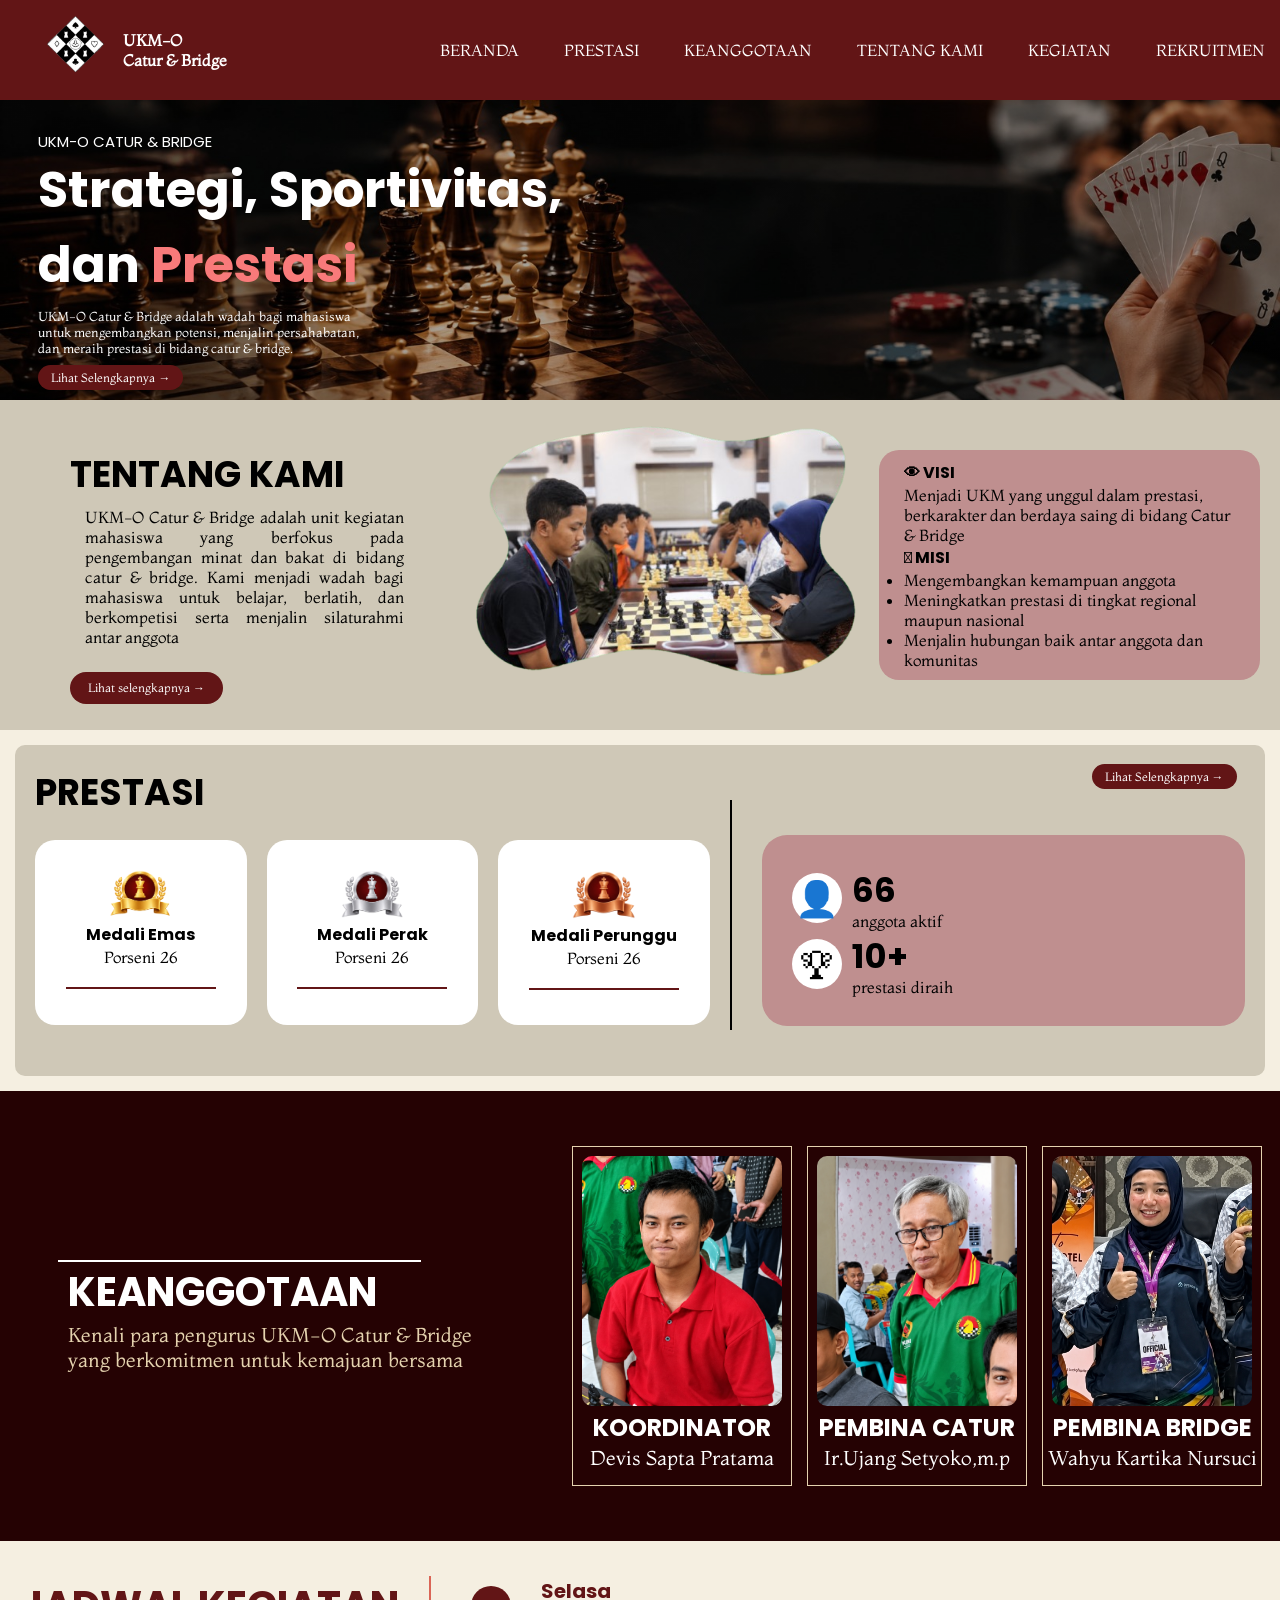
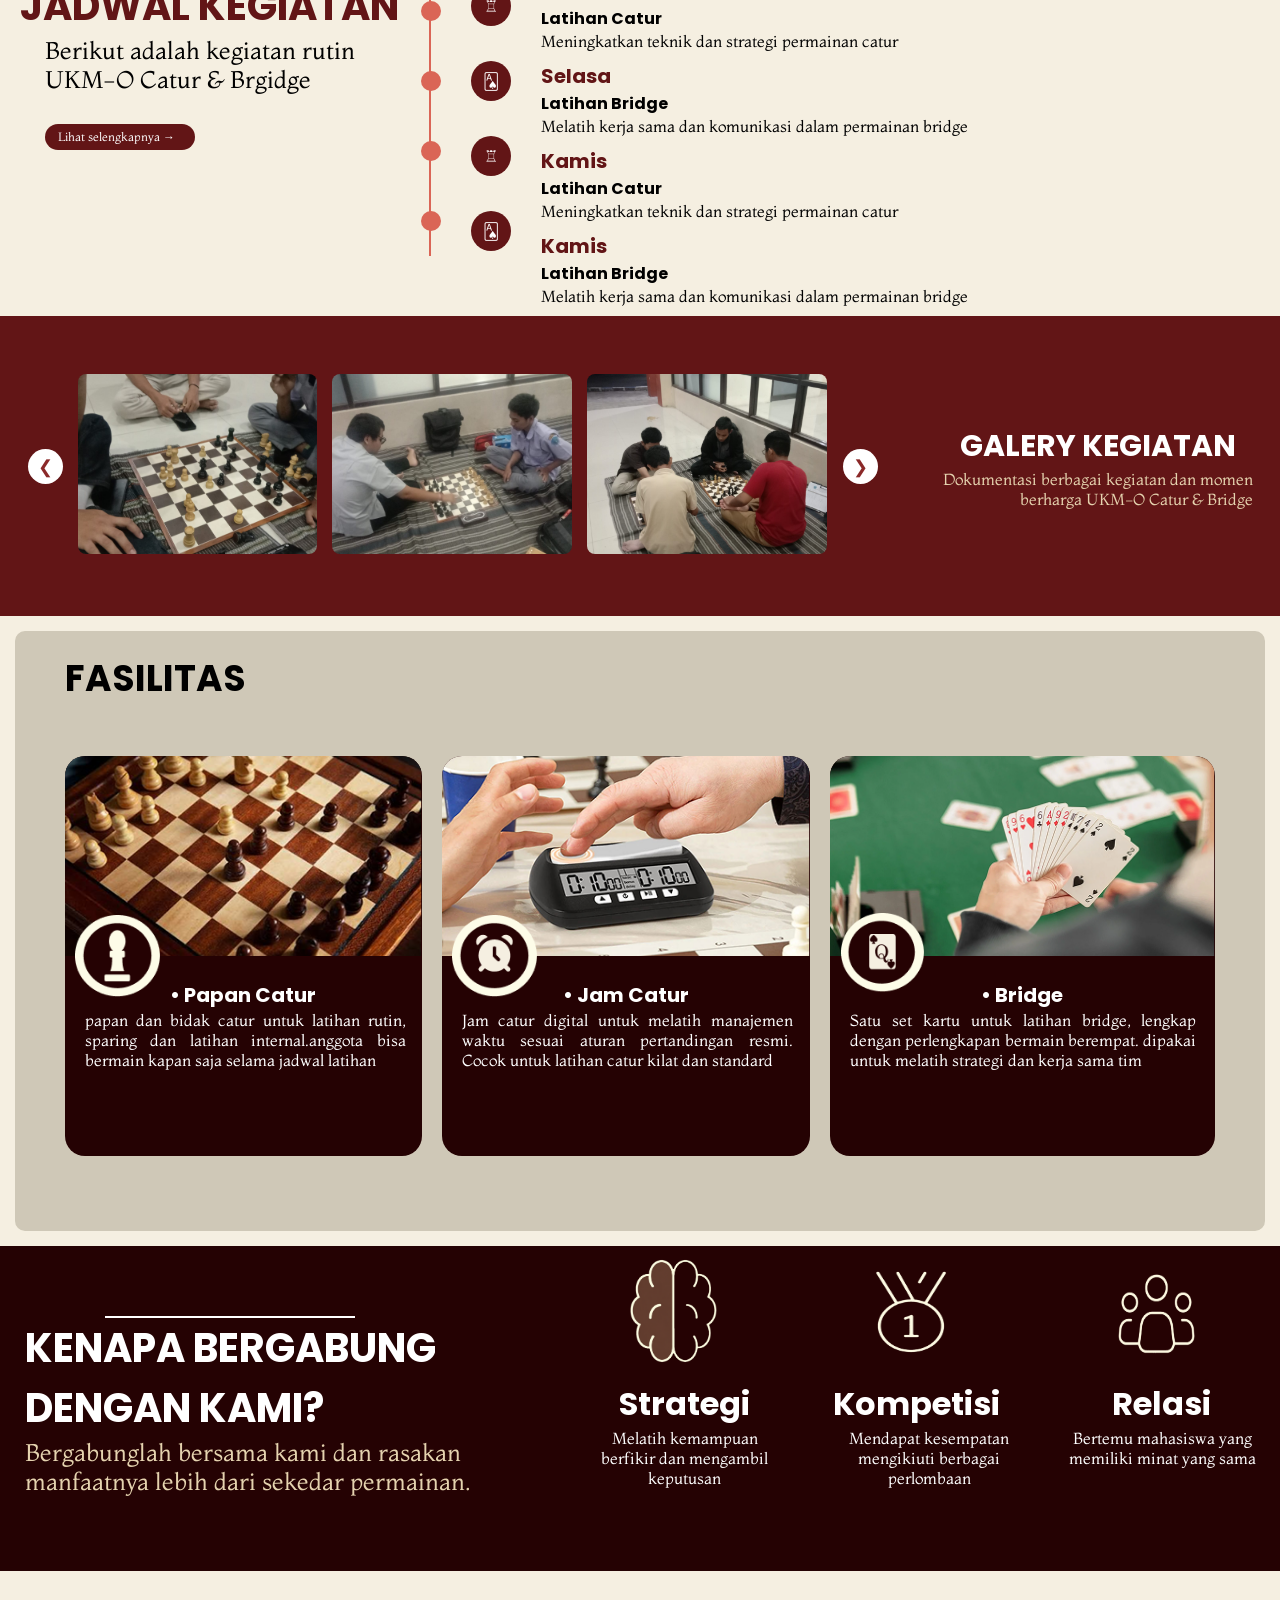
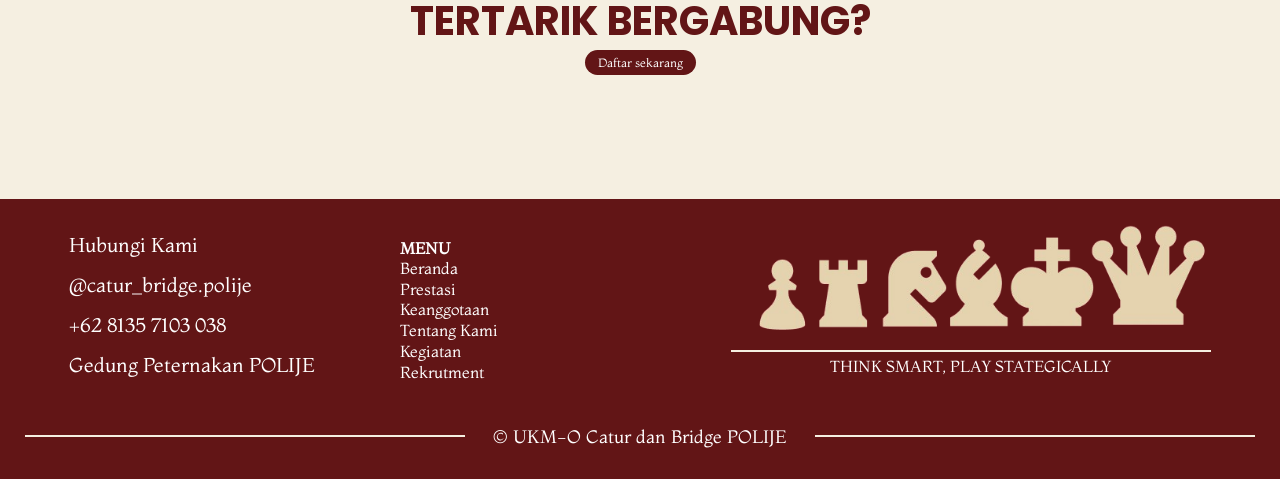
<file: index.html>
<!DOCTYPE html>
<html lang="id">
<head>
    <meta charset="UTF-8">
    <meta name="viewport" content="width=device-width, initial-scale=1.0">
    <title>UKM_O Catur &amp; Bridge</title>
    <link rel="stylesheet" href="css/style-index.css">
    <link rel="stylesheet" href="css/navbar.css">
    <link rel="stylesheet" href="https://fonts.googleapis.com/css2?family=Poppins:wght@400;600;700&display=swap">
    <link rel='stylesheet' href='https://fonts.googleapis.com/css?family=Montaga'>
</head>
<!-- <button id="btn-top" aria-label="kembali ke atas">↑</button> -->
<body>
    <div class="container">
    <div class="navbar">
        <header class="logo-website">
            <img  src="asset/LOGO_WEBSITE.png" class="logo-img"/>
            <b>UKM-O<br>Catur &amp; Bridge</b>
        </header>
        <ul class="ul-class">
            <li class="li-class" >
                <a href="#" class="active">BERANDA</a>
            </li>
            <li class="li-class">
                <a href="prestasi.html" target="_blank">PRESTASI</a>
            </li>
            <li class="li-class">
                <a href="keanggotaan.html" target="_blank">KEANGGOTAAN</a>
            </li>
            <li class="li-class">
                <a href="tentangkami.html" target="_blank">TENTANG&nbsp;KAMI</a>
            </li>
            <li class="li-class">
                <a href="kegiatan.html" target="_blank">KEGIATAN</a>
            </li>
            <li class="li-class">
                <a href="rekruitmen.html" target="_blank">REKRUITMEN</a>
            </li>
        </ul>
    </div>
    <main>  
    <section class="hero">
            <div class="hero-content">

                <p class="hero-label">UKM-O CATUR &amp; BRIDGE</p>

                <p class="hero-label2">
                    <b>Strategi, Sportivitas,
                    <br>
                    dan <span>Prestasi</span></b>
                </p>

                <p class="hero-description">
                    UKM-O Catur &amp; Bridge adalah wadah bagi mahasiswa<br>
                    untuk mengembangkan potensi, menjalin persahabatan,<br>
                    dan meraih prestasi di bidang catur &amp; bridge.
                </p>

                <a href="tentangkami.html" class="hero-button">
                    Lihat Selengkapnya  →
                </a>

            </div>
        </section>
        <section class="tentangkami">
            <div class="tentangkami-left">
                <h4><b>TENTANG&nbsp;KAMI</b></h4>
                <p>UKM-O Catur &amp; Bridge adalah unit kegiatan mahasiswa yang berfokus pada pengembangan minat dan bakat di bidang catur &amp; bridge. Kami menjadi wadah bagi mahasiswa untuk belajar, berlatih, dan berkompetisi serta menjalin silaturahmi antar anggota</p>
            
                <a href="tentangkami.html" target="_blank">Lihat selengkapnya  →</a>
            </div>
            <div class="tentangkami-center">
                <img src="asset/fototentangkami.png" alt="foto-tentangkami">
            </div>
            <div class="tentangkami-right">
                <h4>👁 VISI</h4>
                <p>Menjadi UKM yang unggul dalam prestasi, berkarakter dan berdaya saing di bidang Catur &amp; Bridge </p>
                <h4>𖣠 MISI</h4>
                <ul>
                    <li>Mengembangkan kemampuan anggota</li>
                    <li>Meningkatkan prestasi di tingkat regional maupun nasional</li>
                    <li>Menjalin hubungan baik antar anggota dan komunitas</li>
                </ul>
            </div>
            </div>
       </section>
       <section class="prestasi">
                <div>
                    <h3>PRESTASI</h3>
                    <ul class="bungkus">
                        <div class="medali">
                            <img src="asset/gold.png" alt="medali emas">
                            <li><b>Medali&nbsp;Emas</b></li>
                            <p>Porseni 26</p>
                            <br>
                            <center><div class="line1"></div></center>
                        </div>
                        <div class="medali">
                            <img src="asset/silver.png" alt="medali perak">
                            <li><b>Medali&nbsp;Perak</b></li>
                            <p>Porseni 26</p>
                            <br>
                            <center><div class="line1"></div></center>
                        </div>
                        <div class="medali">
                            <img src="asset/bronze.png" alt="medali perunggu">
                            <li><b>Medali&nbsp;Perunggu</b></li>
                            <p>Porseni 26</p>
                            <br>
                            <center><div class="line1"></div></center>
                        </div>
                    </ul>
                </div>
                <div class="line"></div>
               <div class="anggota-aktif">
                    <a href="prestasi.html">Lihat Selengkapnya →</a>
                    <div class="statistik">
                        <div class="info">
                            <div class="icon">👤</div>
                            <div>
                                <h1>66</h1>
                                <p>anggota aktif</p>
                            </div>
                        </div>
                        <div class="info">
                            <div class="icon">🏆︎</div>
                            <div>
                                <h1>10+</h1>
                                <p>prestasi diraih</p>
                            </div>
                        </div>
                    </div>
                </div>
       </section>
       <section>
        <div class="keanggotaan">
            <div>
                <div class="line2"></div>
                <h4 class="anggota">KEANGGOTAAN</h4>
                <p class="anggota2">Kenali para pengurus UKM-O Catur &amp; Bridge <br>yang berkomitmen untuk kemajuan bersama </p>
            </div>
            <div class="bungkus3">
            <div class="koordinator">
                <img src="asset/koordinator.png" alt="">
                <h4>KOORDINATOR</h4>
                <p>Devis Sapta Pratama</p>
            </div>
            <div class="pembina1">
                <img src="asset/pembina1.png" alt="">
                <h4>PEMBINA CATUR</h4>
                <p>Ir.Ujang Setyoko,m.p</p>
            </div>
            <div class="pembina2">
                <img src="asset/pembina2.png" alt="">
                <h4>PEMBINA BRIDGE</h4>
                <p>Wahyu Kartika Nursuci</p>
            </div>
            </div>
            </div>
       </section>
       <section >
        <div class="jadwal">
            <div>
                <div class="garis3"></div>
                <h4>JADWAL KEGIATAN</h4>
                <p class="deskripsi">Berikut adalah kegiatan rutin <br> UKM-O Catur &amp; Brgidge</p>
                <a href="kegiatan.html" target="_blank">Lihat selengkapnya →</a>
            </div>
            <div class="garis4"></div>
            <div class="bpoint">
                <div class="point"></div>
                <div class="point"></div>
                <div class="point"></div>
                <div class="point"></div>
            </div>
            <div class="bpoint2">
                <div class="point2">♖</div>
                <div class="point2">🂡</div>
                <div class="point2">♖</div>
                <div class="point2">🂡</div>
            </div>
            <div class="jadwal2">
                <div class="jadwal-catur">
                    <h3>Selasa</h3>
                    <b>Latihan Catur</b>
                    <p>Meningkatkan teknik dan strategi permainan catur</p>
                </div>
                <div class="jadwal-bridge">
                    <h3>Selasa</h3>
                    <b>Latihan Bridge</b>
                    <p>Melatih kerja sama dan komunikasi dalam permainan bridge</p>
                </div>
                <div class="jadwal-catur">
                    <h3>Kamis</h3>
                    <b>Latihan Catur</b>
                    <p>Meningkatkan teknik dan strategi permainan catur</p>
                </div>
                <div class="jadwal-bridge">
                    <h3>Kamis</h3>
                    <b>Latihan Bridge</b>
                    <p>Melatih kerja sama dan komunikasi dalam permainan bridge</p>
                </div>
            </div>
        </div>    
       </section>
       <!-- carousel -->
       <section>
        <div class="kegiatan">
            <div class="carousel">
                <button class="prev" onclick="geser(-1)">&#10094;</button>
                <div class="carousel-container">
                    <div class="carousel-track" id="track">
                        <div class="slide">
                            <img src="asset/gambar1.jpg" alt="kegiatan 1">
                        </div>
                        <div class="slide">
                            <img src="asset/gambar2.jpg" alt="kegiatan 2">
                        </div>
                        <div class="slide">
                            <img src="asset/gambar3.jpg" alt="kegiatan 3">
                        </div>
                        <div class="slide">
                            <img src="asset/gambar4.jpg" alt="kegiatan 4">
                        </div>
                        <div class="slide">
                            <img src="asset/gambar5.jpg" alt="kegiatan 5">
                        </div>
                        <div class="slide">
                            <img src="asset/gambar6.jpg" alt="kegiatan 6">
                        </div>
                    </div>
                </div>
                <button class="next" onclick="geser(1)">&#10095;</button>
            </div>
            <script src="js/carousel.js"></script>
            <div class="text-kegiatan">
                <h4>GALERY KEGIATAN</h4>
                <p>Dokumentasi berbagai kegiatan dan momen <br> berharga UKM-O Catur &amp; Bridge</p>
            </div>
            </div>
       </section>
       <section>
        <div class="fasilitas">
            <h3 class="judul-fasilitas">FASILITAS</h3>
            <ul class="bungkus2">
            <div class="papan">
                <img src="asset/papan-catur.png" alt="">
                <img src="asset/fasilitas-ikonc.png" class="fasilitas-ikonc" alt="">
                <li>• Papan Catur</li>
                <p>papan dan bidak catur untuk latihan rutin, sparing dan latihan internal.anggota bisa bermain kapan saja selama jadwal latihan</p>
            </div>
            <div class="papan">
                <img src="asset/jam-catur.png" alt="">
                <img src="asset/fasilitas-ikonj.png" class="fasilitas-ikonc" alt="">
                <li>• Jam Catur</li>
                <p>Jam catur digital untuk melatih manajemen waktu sesuai aturan pertandingan resmi. Cocok untuk latihan catur kilat dan standard</p>
            </div>
            <div class="papan">
                <img src="asset/kartu-bridge.png" alt="">
                <img src="asset/fasilitas-ikonb.png" class="fasilitas-ikonc" alt="">
                <li>• Bridge</li>
                <p>Satu set kartu untuk latihan bridge, lengkap dengan perlengkapan bermain berempat. dipakai untuk melatih strategi dan kerja sama tim</p>
            </div>
            </ul>
        </div>
       </section>
       <section>
            <div class="promosi">
                <div class="promosi1">
                    <div class="garis5"></div>
                    <p>KENAPA BERGABUNG DENGAN KAMI?</p>
                    <span>Bergabunglah bersama kami dan rasakan manfaatnya lebih dari sekedar permainan.</span>
                </div>
                <div class="strategi1">
                    <img src="asset/strategi.png" alt="otak">
                    <h3>Strategi</h3>
                    <p>Melatih kemampuan berfikir dan mengambil keputusan</p>
                </div>
                <div class="kompetisi1">
                    <img src="asset/kompetisi.png" alt="medali">
                    <h3>Kompetisi</h3>
                    <p>Mendapat kesempatan mengikiuti berbagai perlombaan</p>
                </div>
                <div class="relasi1">
                    <img src="asset/relasi.png" alt="">
                    <h3>Relasi</h3>
                    <p>Bertemu mahasiswa yang memiliki minat yang sama</p>
                </div>
            </div>
                <div class="daftar">
                    <h3>TERTARIK BERGABUNG?</h3>
                    <a href="rekruitmen.html" target="_blank">Daftar sekarang</a>
                </div>
            
       </section>

    </main>
      <footer class="latarFooter">
        <div class="topFooter">
            <div class="medsos">
                <p>Hubungi Kami</p>
                <a href="https://www.instagram.com/catur_bridge.polije?dlrf=MWNldnlpMmQwY3oyeQ%3D%3D">@catur_bridge.polije</a>
                <p>+62 8135 7103 038</p>
                <p>Gedung Peternakan POLIJE</p>
            </div>
            <ul class="row5">
                <li><b>MENU</b></li>
                <li>
                    <a href="#">Beranda</a>
                </li>
                <li>
                    <a href="prestasi.html" target="_blank">Prestasi</a>
                </li>
                <li>
                    <a href="keanggotaan.html" target="_blank">Keanggotaan</a>
                </li>
                <li>
                    <a href="tentangkami.html" target="_blank">Tentang Kami</a>
                </li>
                <li>
                    <a href="keanggotaan.html" target="_blank">Kegiatan</a>
                </li>
                <li>
                    <a href="rekruitmen.html" target="_blank">Rekrutment</a>
                </li>
            </ul>
            <div class="rigthFooter">
                <img src="asset/ICON_BIDAK-removebg-preview.png">
                <div class="garis1"></div>
                <p class="text15">THINK SMART, PLAY STATEGICALLY</p>
            </div>
        </div>
        <div class="bottomFooter">
            <div class="garis2"></div>
            <p class="text16">&copy; UKM-O Catur dan Bridge POLIJE</p>
            <div class="garis2"></div>
        </div>
    </footer>
    </div>
</body>
</html>
</file>
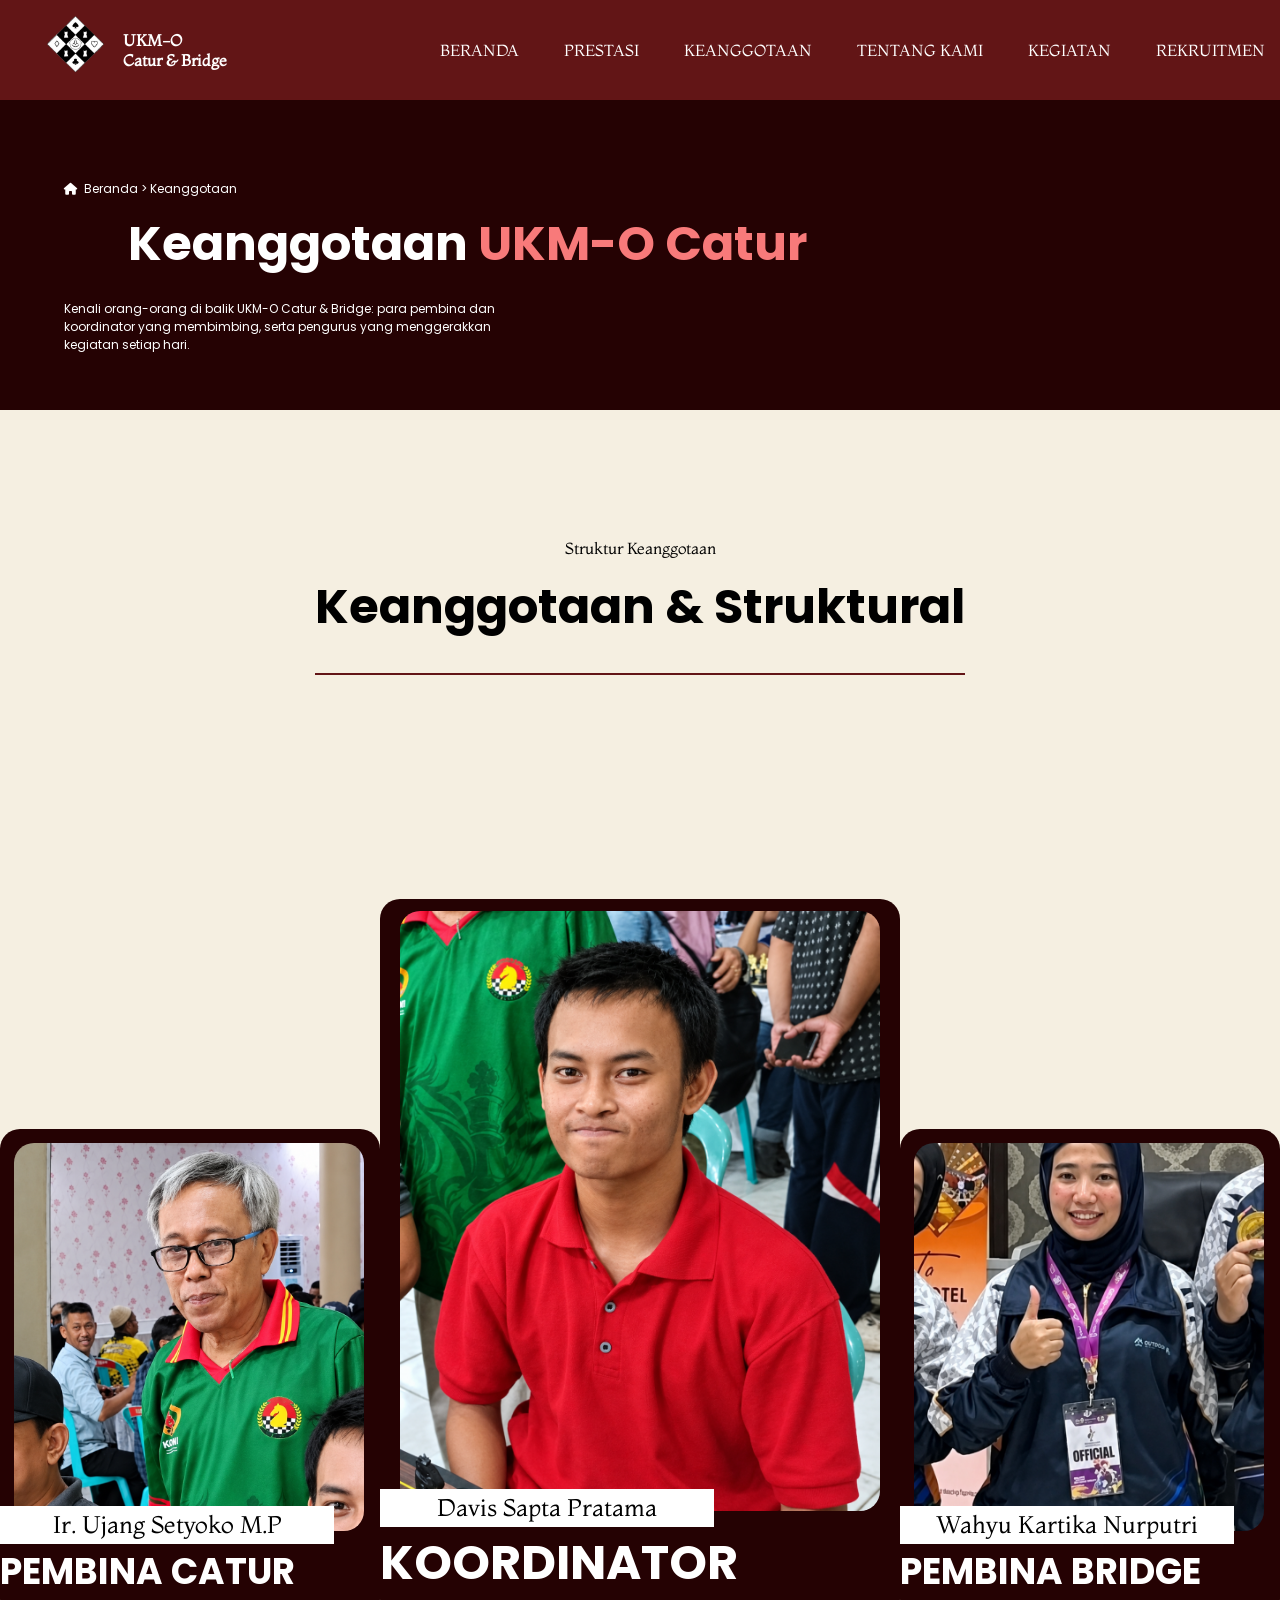
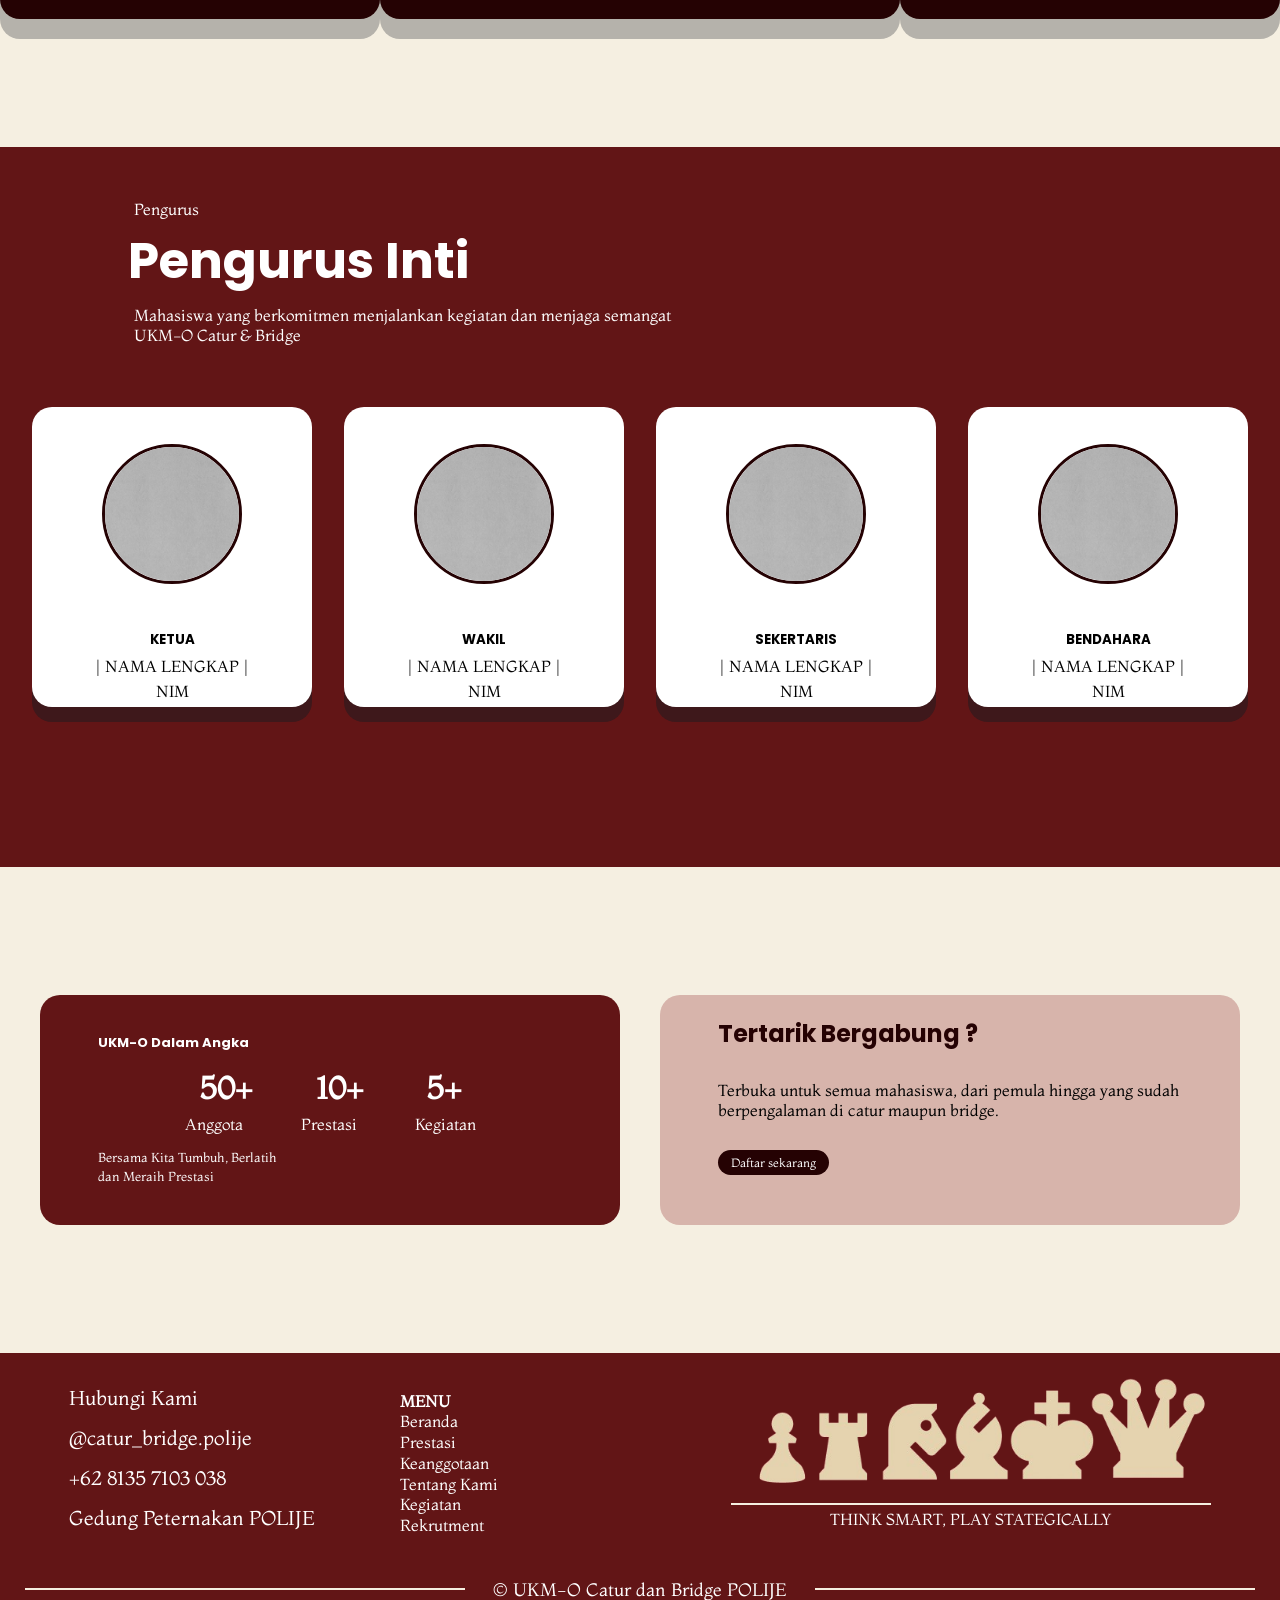
<file: keanggotaan.html>
<!DOCTYPE html>
<html lang="id">
<head>
    <meta charset="UTF-8">
    <meta name="viewport" content="width=device-width, initial-scale=1.0">
    <title>UKM-O Catur &amp; Bridge</title>
    <link rel="stylesheet" href="css/style-keanggotaan.css">
    <link rel="stylesheet" href="css/navbar.css">
    <link rel="stylesheet" href="https://fonts.googleapis.com/css2?family=Poppins:wght@400;600;700&display=swap">
    <link rel='stylesheet' href='https://fonts.googleapis.com/css?family=Montaga'>
    <link rel="stylesheet" href="https://cdnjs.cloudflare.com/ajax/libs/font-awesome/6.5.1/css/all.min.css">
</head>
<body class="latar">
    <!-- HEADER -->
    <div class="navbar">
         <header class="logo-website">
            <img src="asset/LOGO_WEBSITE.png" class="logo-img"/>
            <p><b>UKM-O<br>Catur &amp; Bridge</b></p>
         </header>
        <ul class="ul-class">
            <li class="li-class">
                <a href="index.html" target="_blank">BERANDA</a>
            </li>
            <li class="li-class">
                <a href="prestasi.html" target="_blank">PRESTASI</a>
            </li>
            <li class="li-class">
                <a href="#" >KEANGGOTAAN</a>
            </li>
            <li class="li-class">
                <a href="tentangkami.html" target="_blank">TENTANG&nbsp;KAMI</a>
            </li>
            <li class="li-class">
                <a href="kegiatan.html" target="_blank">KEGIATAN</a>
            </li>
            <li class="li-class">
                <a href="rekruitmen.html" target="_blank">REKRUITMEN</a>
            </li>
        </ul>
    </div>
    <!-- CONTAINER -->
    <div class="judul-keanggotaan">
       <section class="keteranganJudul">
            <p class="text1"><i class="fa-solid fa-house"></i>&nbsp;&nbsp;Beranda &gt; Keanggotaan</p>
            <h4 class="text2">Keanggotaan <span>UKM-O Catur</span></h4>
            <p class="text1">Kenali orang-orang di balik UKM-O Catur &amp; Bridge: para pembina dan koordinator yang membimbing, serta pengurus yang menggerakkan kegiatan setiap hari.</p>
       </section>
    </div>
    <div class="tengah">
        <section class="tengahContain">
            <div class="keanggotaan">
                <p class="text3">Struktur Keanggotaan</p>
                <h4 class="text4">Keanggotaan &amp; Struktural</h4>
            </div>
            <div class="fotoKeanggotaan">
                <div class="a">
                    <img src="asset/pembina1.png">
                    <p class="namaA">Ir. Ujang Setyoko M.P</p>
                    <h5 class="jabatan1">PEMBINA CATUR</h5>
                </div>
                <div class="b">
                    <img src="asset/koordinator.png">
                    <p class="namaB">Davis Sapta Pratama</p>
                    <h5 class="jabatan">KOORDINATOR</h5>
                </div>
                <div class="c">
                    <img src="asset/pembina2.png">
                    <p class="namaC">Wahyu Kartika Nurputri</p>
                    <h5 class="jabatan1">PEMBINA BRIDGE</h5>
                </div>
            </div>
        </section>
    </div>
    <div class="Pengurus">
        <section class="keteranganKeanggotaan">
            <div class="keterangan1">
                <p class="text5">Pengurus</p>
                <h4 class="text6">Pengurus Inti</h4>
                <p class="text5">Mahasiswa yang berkomitmen menjalankan kegiatan dan menjaga semangat UKM-O Catur &amp; Bridge</p>
            </div>
            <div class="row">
                <div class="kotak">
                    <img src="asset/HERO_BANNER.png">
                    <h5 class="text7">KETUA</h5>
                    <p class="text8">| NAMA LENGKAP |</p>
                    <p class="text9">NIM</p>
                </div>
                <div class="kotak">
                    <img src="asset/HERO_BANNER.png">
                    <h5 class="text7">WAKIL</h5>
                    <p class="text8">| NAMA LENGKAP |</p>
                    <p class="text9">NIM</p>
                </div>
                <div class="kotak">
                    <img src="asset/HERO_BANNER.png">
                    <h5 class="text7">SEKERTARIS</h5>
                    <p class="text8">| NAMA LENGKAP |</p>
                    <p class="text9">NIM</p>
                </div>
                <div class="kotak">
                    <img src="asset/HERO_BANNER.png">
                    <h5 class="text7">BENDAHARA</h5>
                    <p class="text8">| NAMA LENGKAP |</p>
                    <p class="text9">NIM</p>
                </div>
            </div>
        </section>
    </div>
    <div class="anggota">
        <section class="row2">
            <div class="kotak2">
                <h5 class="text10">UKM-O Dalam Angka</h5>
                <ul class="row3">
                    <li><b>50+</b></li>
                    <li><b>10+</b></li>
                    <li><b>5+</b></li>
                </ul>
                <ul class="row4">
                    <li>Anggota</li>
                    <li>Prestasi</li>
                    <li>Kegiatan</li>
                </ul>
                <p class="text11">Bersama Kita Tumbuh, Berlatih dan Meraih Prestasi</p>
            </div>
            <div class="kotak3">
                <h5 class="text12">Tertarik Bergabung ?</h5>
                <p class="text13">Terbuka untuk semua mahasiswa, dari pemula hingga yang sudah berpengalaman di catur maupun bridge.</p>
                <a href="rekruitmen.html" target="_blank" class="text14">Daftar sekarang</a>
            </div>
        </section>
    </div>
        <footer class="latarFooter">
            <div class="topFooter">
                <div class="medsos">
                    <p>Hubungi Kami</p>
                    <a href="https://www.instagram.com/catur_bridge.polije?dlrf=MWNldnlpMmQwY3oyeQ%3D%3D">@catur_bridge.polije</a>
                    <p>+62 8135 7103 038</p>
                    <p>Gedung Peternakan POLIJE</p>
                </div>
                <ul class="row5">
                    <li><b>MENU</b></li>
                    <li>
                        <a href="index.html" target="_blank">Beranda</a>
                    </li>
                    <li>
                        <a href="prestasi.html" target="_blank">Prestasi</a>
                    </li>
                    <li>
                        <a href="#">Keanggotaan</a>
                    </li>
                    <li>
                        <a href="tentangkami.html" target="_blank">Tentang Kami</a>
                    </li>
                    <li>
                        <a href="keanggotaan.html" target="_blank">Kegiatan</a>
                    </li>
                    <li>
                        <a href="rekruitmen.html" target="_blank">Rekrutment</a>
                    </li>
                </ul>
                <div class="rigthFooter">
                    <img src="asset/ICON_BIDAK-removebg-preview.png">
                    <div class="garis1"></div>
                    <p class="text15">THINK SMART, PLAY STATEGICALLY</p>
                </div>
            </div>
            <div class="bottomFooter">
                <div class="garis2"></div>
                <p class="text16">&copy; UKM-O Catur dan Bridge POLIJE</p>
                <div class="garis2"></div>
            </div>
        </footer>
</body>
</html>
</file>
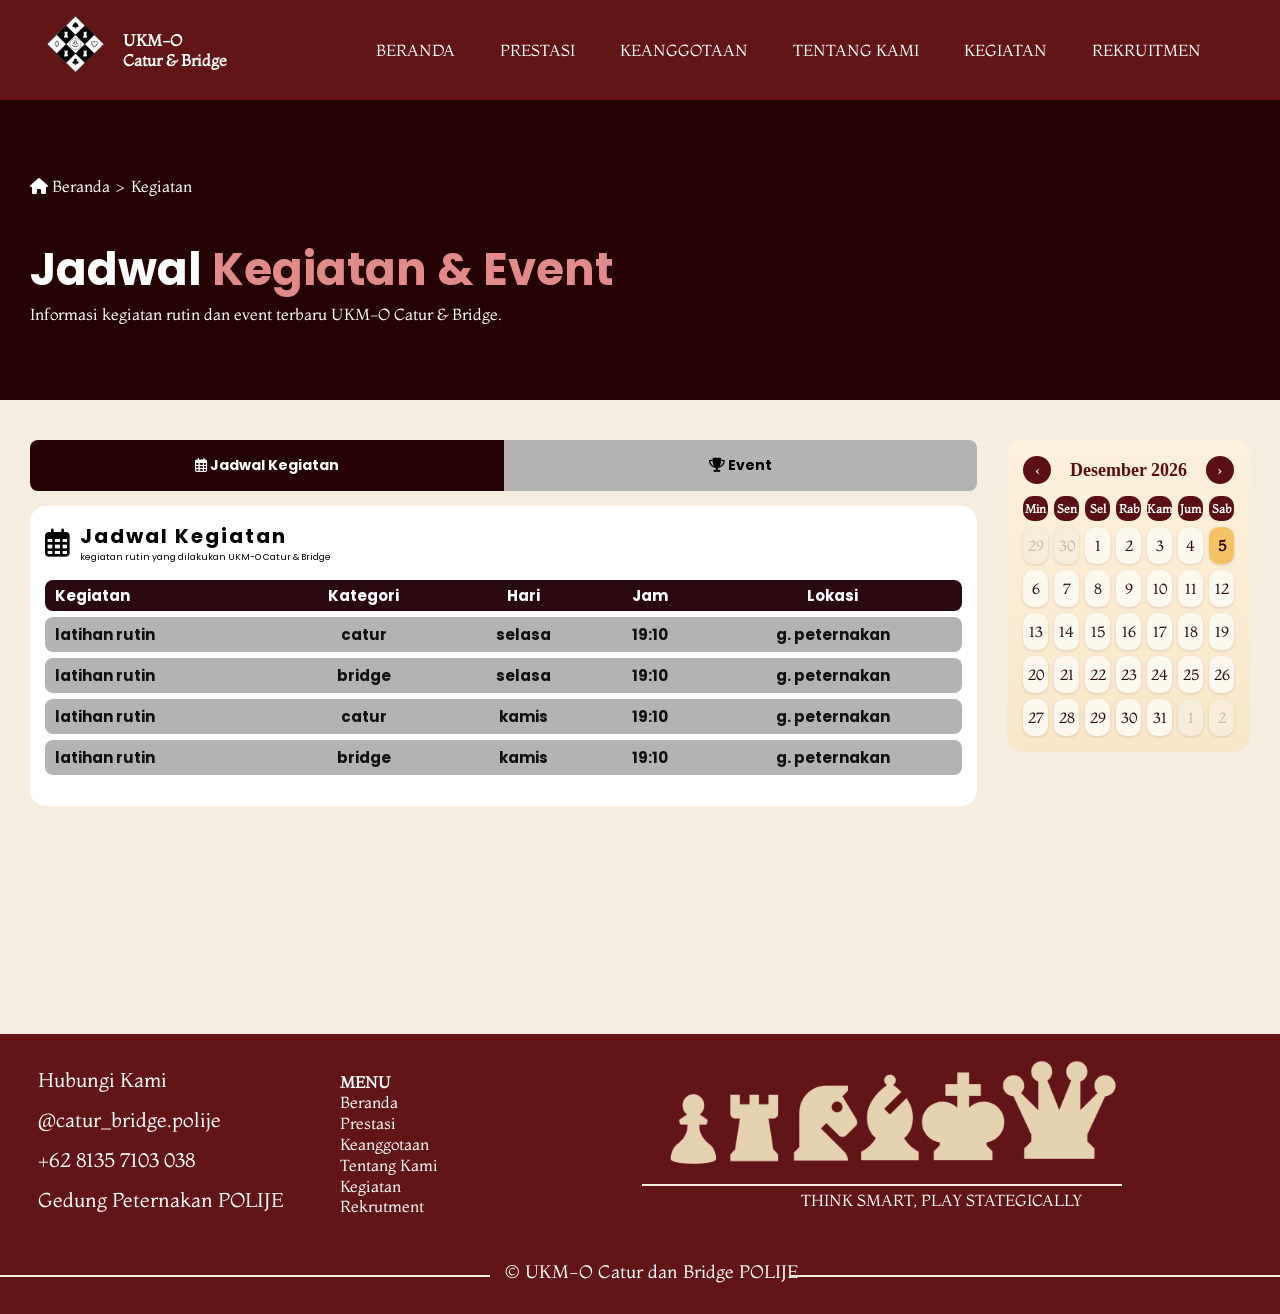
<file: kegiatan.html>
<!DOCTYPE html>
<html lang="id">
<head>
    <meta charset="UTF-8">
    <meta name="viewport" content="width=device-width, initial-scale=1.0">
    <title>UKM_O Catur & Bridge</title>
    <link rel="preconnect" href="https://fonts.googleapis.com">
    <link rel="preconnect" href="https://fonts.gstatic.com" crossorigin>
    <link href="https://fonts.googleapis.com/css2?family=Poppins:wght@600;700&display=swap" rel="stylesheet">
    <link rel="stylesheet" href="https://cdnjs.cloudflare.com/ajax/libs/font-awesome/6.5.1/css/all.min.css">
    <link rel="stylesheet" href="css/style_kegiatan.css">
    <link rel='stylesheet' href='https://fonts.googleapis.com/css?family=Montaga'>
    <link rel="stylesheet" href="css/navbar.css">
</head>
<body>
    <div class="navbar">
         <header class="logo-website">
            <img src="asset/LOGO_WEBSITE.png" class="logo-img"/>
            <b>UKM-O<br>Catur &amp; Bridge</b>
         </header>
        <ul class="ul-class">
            <li class="li-class">
                <a href="index.html" target="_blank">BERANDA</a>
            </li>
            <li class="li-class">
                <a href="prestasi.html" target="_blank">PRESTASI</a>
            </li>
            <li class="li-class">
                <a href="keanggotaan.html" target="_blank" >KEANGGOTAAN</a>
            </li>
            <li class="li-class">
                <a href="tentangkami.html" target="_blank">TENTANG&nbsp;KAMI</a>
            </li>
            <li class="li-class">
                <a href="#">KEGIATAN</a>
            </li>
            <li class="li-class">
                <a href="rekruitmen.html" target="_blank">REKRUITMEN</a>
            </li>
        </ul>
    </div>
    <div class="container">
        <div class="Judul">
            <section>
                <p class="judul1"><i class="fa-solid fa-house"></i> Beranda  >  Kegiatan</p>
                <h4>Jadwal <span class="warna-judul">Kegiatan & Event</span></h4>
                <p>Informasi kegiatan rutin dan event terbaru UKM-O Catur &amp; Bridge.</p>
            </section>
        </div>

        <div class="Isi_halaman_KEGIATAN">
            <div class="baris-isi">

                <!-- KOLOM KIRI -->
                <div class="kolom-kiri">
                    <div class="tabs">
                        <button class="tab-btn active" onclick="bukaTab('jadwal', this)">
                            <i class="fa-regular fa-calendar-days"></i> Jadwal Kegiatan
                        </button>
                        <button class="tab-btn" onclick="bukaTab('event', this)">
                            <i class="fa-solid fa-trophy"></i> Event
                        </button>
                    </div>

                    <div id="jadwal" class="tab-isi aktif">
                        <div class="judul-jadwal">
                            <i class="fa-regular fa-calendar-days"></i>
                            <div>
                                <h3>Jadwal Kegiatan</h3>
                                <p>kegiatan rutin yang dilakukan UKM-O Catur &amp; Bridge</p>
                            </div>
                        </div>
                        <table class="table1">
                            <thead>
                                <tr>
                                    <th>Kegiatan</th>
                                    <th>Kategori</th>
                                    <th>Hari</th>
                                    <th>Jam</th>
                                    <th>Lokasi</th>
                                </tr>
                            </thead>
                            <tbody>
                                <tr>
                                    <td>Latihan rutin</td>
                                    <td>Catur</td>
                                    <td>Selasa</td>
                                    <td>19:10</td>
                                    <td>G. Peternakan</td>
                                </tr>
                                <tr>
                                    <td>Latihan rutin</td>
                                    <td>Bridge</td>
                                    <td>Selasa</td>
                                    <td>19:10</td>
                                    <td>G. Peternakan</td>
                                </tr>
                                <tr>
                                    <td>Latihan rutin</td>
                                    <td>Catur</td>
                                    <td>Kamis</td>
                                    <td>19:10</td>
                                    <td>G. Peternakan</td>
                                </tr>
                                <tr>
                                    <td>Latihan rutin</td>
                                    <td>Bridge</td>
                                    <td>Kamis</td>
                                    <td>19:10</td>
                                    <td>G. Peternakan</td>
                                </tr>
                            </tbody>
                        </table>
                    </div>

                    <div id="event" class="tab-isi">
                        <p>Event akan segera hadir.</p>
                    </div>
                </div>

                <!-- KOLOM KANAN -->
                <!-- <div class="kolom-kanan">
                    <div class="poster-event">
                        <span class="label-event">EVENT TERDEKAT</span>
                        <h3>Turnamen Catur</h3>
                        <p>UKM Catur &amp; Bridge</p>
                    </div> -->

                    <div class="kal">
                        <div class="kal-atas">
                            <button type="button" id="kal-prev" aria-label="Bulan sebelumnya">&#8249;</button>
                            <span id="kal-judul"></span>
                            <button type="button" id="kal-next" aria-label="Bulan berikutnya">&#8250;</button>
                        </div>
                        <div class="kal-grid" id="kal-grid"></div>
                    </div>
                </div>

            </div>
        </div>

    <footer class="latarFooter">
        <div class="topFooter">
            <div class="medsos">
                <p>Hubungi Kami</p>
                <a href="https://www.instagram.com/catur_bridge.polije?dlrf=MWNldnlpMmQwY3oyeQ%3D%3D">@catur_bridge.polije</a>
                <p>+62 8135 7103 038</p>
                <p>Gedung Peternakan POLIJE</p>
            </div>
            <ul class="row5">
                <li><b>MENU</b></li>
                <li>
                    <a href="index.html" target="_blank">Beranda</a>
                </li>
                <li>
                    <a href="prestasi.html" target="_blank">Prestasi</a>
                </li>
                <li>
                    <a href="keanggotaan.html" target="_blank">Keanggotaan</a>
                </li>
                <li>
                    <a href="tentangkami.html" target="_blank">Tentang Kami</a>
                </li>
                <li>
                    <a href="#">Kegiatan</a>
                </li>
                <li>
                    <a href="rekruitmen.html" target="_blank">Rekrutment</a>
                </li>
            </ul>
            <div class="rigthFooter">
                <img src="asset/ICON_BIDAK-removebg-preview.png">
                <div class="garis1"></div>
                <p class="text15">THINK SMART, PLAY STATEGICALLY</p>
            </div>
        </div>
        <div class="bottomFooter">
            <div class="garis2"></div>
            <p class="text16">&copy; UKM-O Catur dan Bridge POLIJE</p>
            <div class="garis2"></div>
        </div>
    </footer>
    </div>
    <script src="js/kalender.js"></script>
</body>
</html>
</file>
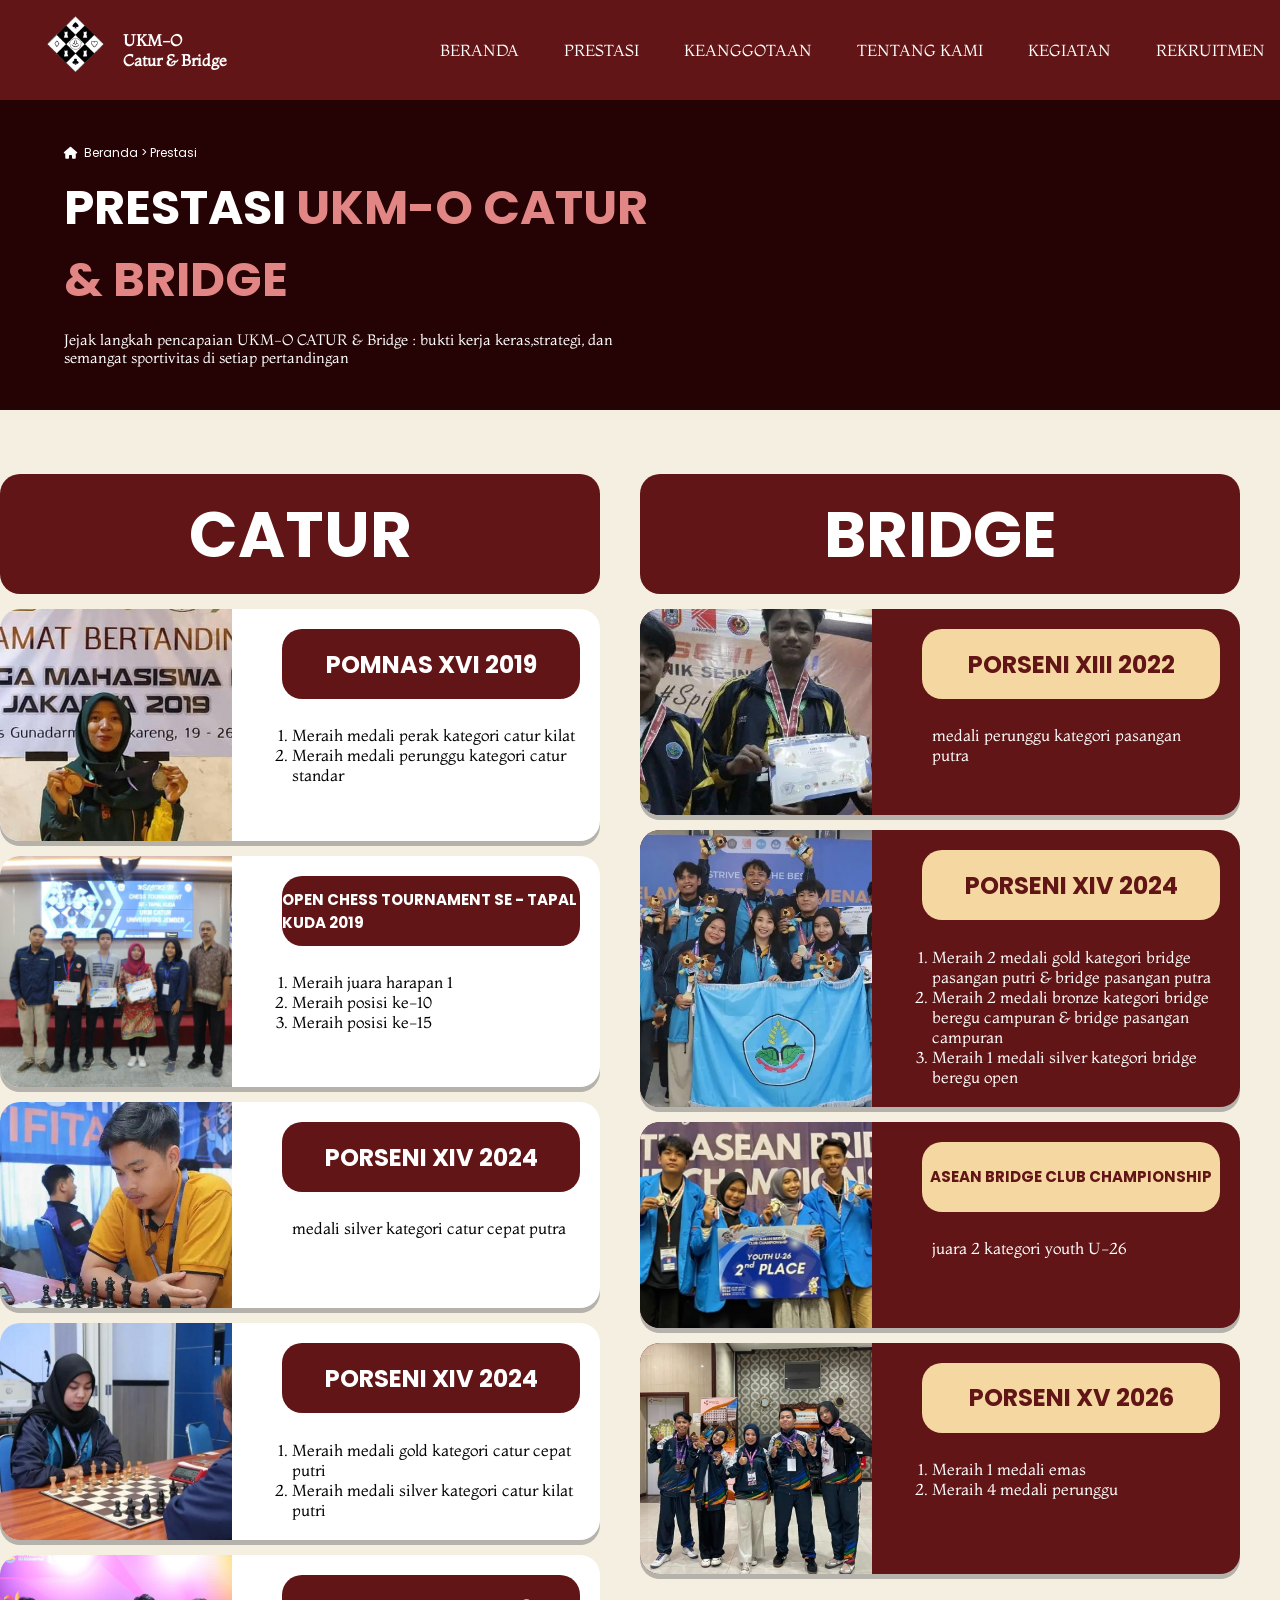
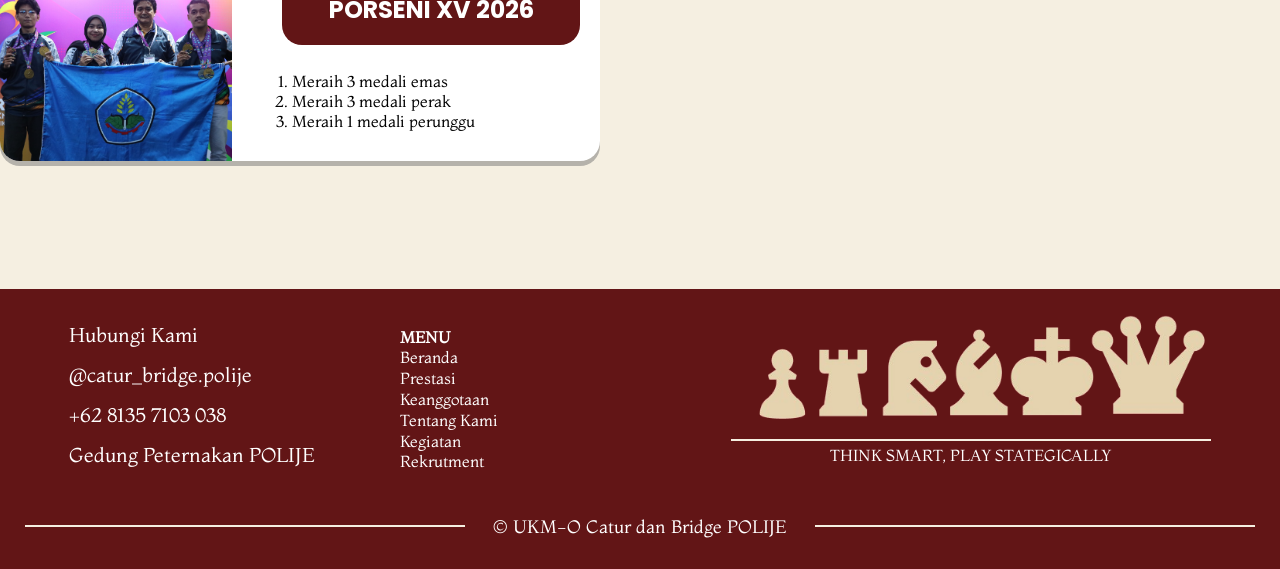
<file: prestasi.html>
<!DOCTYPE html>
<html lang="id">
<head>
    <meta charset="UTF-8">
    <meta name="viewport" content="width=device-width, initial-scale=1.0">
    <title>UKM-O Catur &amp; Bridge</title>
    <link rel="stylesheet" href="css/style-prestasi.css">
    <link rel="stylesheet" href="css/navbar.css">
    <link rel="stylesheet" href="https://fonts.googleapis.com/css2?family=Poppins:wght@400;600;700&display=swap">
    <link rel='stylesheet' href='https://fonts.googleapis.com/css?family=Montaga'>
    <link rel="stylesheet" href="https://cdnjs.cloudflare.com/ajax/libs/font-awesome/6.5.1/css/all.min.css">
</head>
<body class="latar">
    <!-- HEADER -->
    <div class="navbar">
         <header class="logo-website">
            <img src="asset/LOGO_WEBSITE.png" class="logo-img"/>
            <b>UKM-O<br>Catur &amp; Bridge</b>
         </header>
        <ul class="ul-class">
            <li class="li-class">
                <a href="index.html" target="_blank">BERANDA</a>
            </li>
            <li class="li-class">
                <a href="#">PRESTASI</a>
            </li>
            <li class="li-class">
                <a href="keanggotaan.html" target="_blank">KEANGGOTAAN</a>
            </li>
            <li class="li-class">
                <a href="tentangkami.html" target="_blank">TENTANG&nbsp;KAMI</a>
            </li>
            <li class="li-class">
                <a href="kegiatan.html" target="_blank">KEGIATAN</a>
            </li>
            <li class="li-class">
                <a href="rekruitmen.html" target="_blank">REKRUITMEN</a>
            </li>
        </ul>
    </div>
    <main>
    <div>   
        <div class="judul">
            <section class="judul_teks">
                <p class="panahkanan"><i class="fa-solid fa-house"></i>&nbsp;&nbsp;Beranda &gt; Prestasi</p>
                <h4 class="judul_utama">PRESTASI <span>UKM-O CATUR <br> &amp; BRIDGE</span></h4>
                <p class="deskripsi">Jejak langkah pencapaian UKM-O CATUR &amp; Bridge : bukti kerja keras,strategi, dan semangat sportivitas di setiap pertandingan</p>
            </section>
        </div>
        <div class="konten">
            <section class="kolom1">
                <h4 class="catur">CATUR</h4>
                <div  class="prestasi_catur">
                    <img src="asset/POMNAS XIV 2019 CATUR.jpeg" alt="">
                    <div class="keteranganCatur">
                        <h5 class="judul_prestasi">POMNAS XVI 2019</h5>
                    <ol class="keteranganlomba">
                        <li>Meraih medali perak kategori catur kilat</li>
                        <li>Meraih medali perunggu kategori catur standar</li>
                    </ol>
                    </div>
                </div>
                <div class="prestasi_catur">
                    <img src="asset/OPEN CHESS TOUR SETAPAL KUDA CATUR.jpeg">
                    <div class="keteranganCatur">
                        <h5 class="judul_prestasi2">OPEN CHESS TOURNAMENT SE - TAPAL KUDA 2019</h5>
                        <ol class="keteranganlomba">
                            <li>Meraih juara harapan 1</li>
                            <li>Meraih posisi ke-10</li>
                            <li>Meraih posisi ke-15</li>
                        </ol>
                    </div>
                </div>
                <div class="prestasi_catur">
                    <img src="asset/PORSENI XIV COWOK CATUR.jpeg">
                    <div class="keteranganCatur">
                        <h5 class="judul_prestasi3">PORSENI XIV 2024</h5>
                    <p class="keteranganlomba">medali silver kategori catur cepat putra</p> 
                    </div>
                </div>
                <div class="prestasi_catur">
                    <img src="asset/PORSENI XIV CEWEK CATUR.jpeg">
                    <div class="keteranganCatur">
                        <h5 class="judul_prestasi4">PORSENI XIV 2024</h5>
                    <ol class="keteranganlomba">
                        <li>Meraih medali gold kategori catur cepat putri</li>
                        <li>Meraih medali silver kategori catur kilat putri</li>
                    </ol>
                    </div>
                </div>
                <div class="prestasi_catur">
                    <img src="asset/PORSENI XV 2026 CATUR.jpeg">
                    <div class="keteranganCatur">
                        <h5 class="judul_prestasi5">PORSENI XV 2026</h5>
                    <ol class="keteranganlomba">
                        <li>Meraih 3 medali emas</li>
                        <li>Meraih 3 medali perak</li>
                        <li>Meraih 1 medali perunggu</li>
                    </ol>
                    </div>
                </div>
            </section>       
            <section class="kolom2">
                <h4 class="bridge">BRIDGE</h4>
                <div class="prestasi_bridge">
                    <img src="asset/PORSENI XIII 2022 BRIDGE.jpeg">
                    <div class="keteranganBridge">
                        <h5 class="judul_prestasi1">PORSENI XIII 2022</h5>
                    <p class="keteranganlomba">medali perunggu kategori pasangan putra</p>
                    </div>
                </div>
                <div class="prestasi_bridge">
                    <img src="asset/PORSENI XIV 2024.jpeg">
                    <div class="keteranganBridge">
                        <h5 class="judul_prestasi2">PORSENI XIV 2024</h5>
                    <ol class="keteranganlomba">
                        <li>Meraih 2 medali gold kategori bridge pasangan putri &amp; bridge pasangan putra</li>
                        <li>Meraih 2 medali bronze kategori bridge beregu campuran &amp; bridge pasangan campuran</li>
                        <li>Meraih 1 medali silver kategori bridge beregu open</li>
                    </ol>
                    </div>
                </div>
                <div class="prestasi_bridge">
                    <img src="asset/40TH ASEAN BRIDGE CLUB.jpeg">
                    <div class="keteranganBridge">
                        <h5 class="judul_prestasi3">ASEAN BRIDGE CLUB CHAMPIONSHIP</h5>
                    <p class="keteranganlomba">juara 2 kategori youth U-26</p>
                    </div>
                </div>
                <div class="prestasi_bridge">
                    <img src="asset/PORSENI XV 2026 BRIDGE.jpeg">
                    <div class="keteranganBridge">
                        <h5 class="judul_prestasi4">PORSENI XV 2026</h5>
                    <ol class="keteranganlomba">
                        <li>Meraih 1 medali emas</li>
                        <li>Meraih 4 medali perunggu</li>
                    </ol>    
                    </div>
                </div>

            </section>  
        </div>
    </main>
    <footer class="latarFooter">
        <div class="topFooter">
            <div class="medsos">
                <p>Hubungi Kami</p>
                <a href="https://www.instagram.com/catur_bridge.polije?dlrf=MWNldnlpMmQwY3oyeQ%3D%3D">@catur_bridge.polije</a>
                <p>+62 8135 7103 038</p>
                <p>Gedung Peternakan POLIJE</p>
            </div>
            <ul class="row5">
                <li><b>MENU</b></li>
                <li>
                    <a href="index.html" target="_blank">Beranda</a>
                </li>
                <li>
                    <a href="#">Prestasi</a>
                </li>
                <li>
                    <a href="keanggotaan.html" target="_blank">Keanggotaan</a>
                </li>
                <li>
                    <a href="tentangkami.html" target="_blank">Tentang Kami</a>
                </li>
                <li>
                    <a href="keanggotaan.html" target="_blank">Kegiatan</a>
                </li>
                <li>
                    <a href="rekruitmen.html" target="_blank">Rekrutment</a>
                </li>
            </ul>
            <div class="rigthFooter">
                <img src="asset/ICON_BIDAK-removebg-preview.png">
                <div class="garis1"></div>
                <p class="text15">THINK SMART, PLAY STATEGICALLY</p>
            </div>
        </div>
        <div class="bottomFooter">
            <div class="garis2"></div>
            <p class="text16">&copy; UKM-O Catur dan Bridge POLIJE</p>
            <div class="garis2"></div>
        </div>
    </footer>
</body>
</html>
</file>
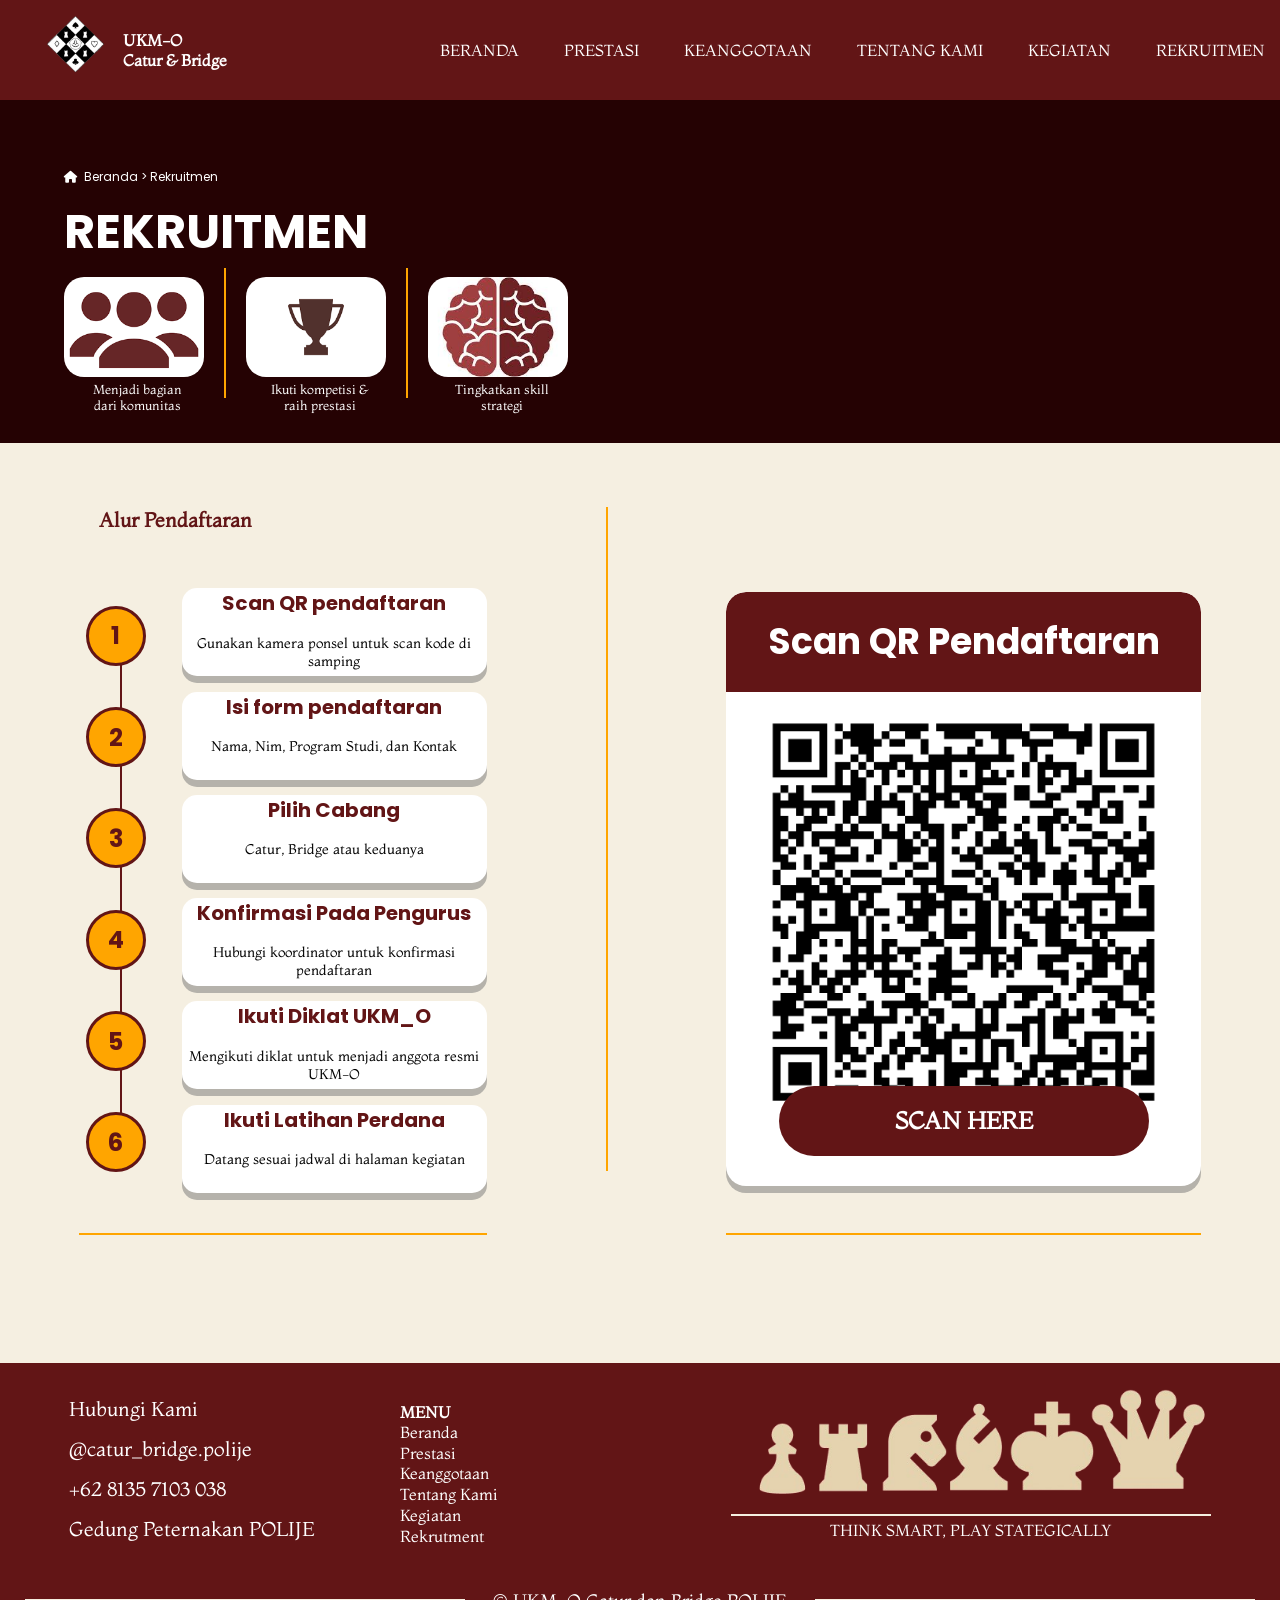
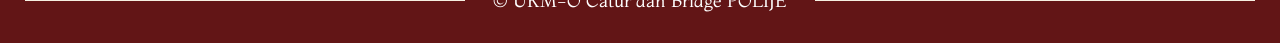
<file: rekruitmen.html>
<!DOCTYPE html>
<html lang="id">
<head>
    <meta charset="UTF-8">
    <meta name="viewport" content="width=device-width, initial-scale=1.0">
    <title>UKM-O Catur &amp; Bridge</title>
    <link rel="stylesheet" href="css/style-rekuitmen.css">
    <link rel="stylesheet" href="css/navbar.css">
    <link rel="stylesheet" href="https://fonts.googleapis.com/css2?family=Poppins:wght@400;600;700&display=swap">
    <link rel='stylesheet' href='https://fonts.googleapis.com/css?family=Montaga'>
    <link rel="stylesheet" href="https://cdnjs.cloudflare.com/ajax/libs/font-awesome/6.5.1/css/all.min.css">
</head>
<body class="latar">
    <!-- HEADER -->
    <div class="navbar">
         <header class="logo-website">
            <img src="asset/LOGO_WEBSITE.png" class="logo-img"/>
            <b>UKM-O<br>Catur &amp; Bridge</b>
         </header>
        <ul class="ul-class">
            <li class="li-class">
                <a href="index.html" target="_blank">BERANDA</a>
            </li>
            <li class="li-class">
                <a href="prestasi.html" target="_blank">PRESTASI</a>
            </li>
            <li class="li-class">
                <a href="keanggotaan.html" target="_blank">KEANGGOTAAN</a>
            </li>
            <li class="li-class">
                <a href="tentangkami.html" target="_blank">TENTANG&nbsp;KAMI</a>
            </li>
            <li class="li-class">
                <a href="kegiatan.html" target="_blank">KEGIATAN</a>
            </li>
            <li class="li-class">
                <a href="#">REKRUITMEN</a>
            </li>
        </ul>
    </div>
    <!-- CONTENT -->
    <section class="atas">
        <div class="title">
            <p class="text1"><i class="fa-solid fa-house"></i>&nbsp;&nbsp;Beranda &gt; Rekruitmen</p>
            <h4 class="text2">REKRUITMEN</h4>
            <div class="row1">
                <div>
                    <img src="asset/GAMBAR ANGGOTA.png">
                    <p>Menjadi bagian dari komunitas</p>
                </div>
                <div class="line"></div>
                <div>
                    <img src="asset/GAMBAR CATUR.png">
                    <p>Ikuti kompetisi &amp; raih prestasi</p>
                </div>
                <div class="line"></div>
                <div>
                    <img src="asset/GAMBAR OTAK.jpg">
                    <p>Tingkatkan skill strategi</p>
                </div>
            </div>
        </div>
    </section>
    <section class="tengah">    
        <main class="contain">
            <div class="leftContain" >
                <h3>Alur Pendaftaran</h3>
                <div class="alur">
                    <div class="penghubung"></div>
                    <div class="nomor">
                        <p>1</p>
                        <p>2</p>
                        <p>3</p>
                        <p>4</p>
                        <p>5</p>
                        <p>6</p>
                    </div>
                    <ul>
                        <div class="daftarAlur">
                            <li>Scan QR pendaftaran</li>
                            <p>Gunakan kamera ponsel untuk scan kode di samping</p>
                        </div>
                        <div class="daftarAlur">
                            <li>Isi form pendaftaran</li>
                            <p>Nama, Nim, Program Studi, dan Kontak</p>
                        </div>
                        <div class="daftarAlur">
                            <li>Pilih Cabang</li>
                            <p>Catur, Bridge atau keduanya</p>
                        </div>
                        <div class="daftarAlur">
                            <li>Konfirmasi Pada Pengurus</li>
                            <p>Hubungi koordinator untuk konfirmasi pendaftaran</p>
                        </div>
                        <div class="daftarAlur">
                            <li>Ikuti Diklat UKM_O</li>
                            <p>Mengikuti diklat untuk menjadi anggota resmi UKM-O</p>
                        </div>
                        <div class="daftarAlur">
                            <li>Ikuti Latihan Perdana</li>
                            <p>Datang sesuai jadwal di halaman kegiatan</p>
                        </div>
                    </ul>
                </div>
                <div class="line1"></div>
            </div>
            <div class="line2"></div>
            <div class="rigthContain">
                <div class="qr">
                    <h3>Scan QR Pendaftaran</h3>
                    <img src="asset/QR Code.png">
                    <h2>SCAN HERE</h2>
                </div>
                <div class="line3"></div>
            </div>
        </main>
    </section>
    <!-- FOOTER -->
    <section class="bawah">
        <footer class="latarFooter">
            <div class="topFooter">
                <div class="medsos">
                    <p>Hubungi Kami</p>
                    <a href="https://www.instagram.com/catur_bridge.polije?dlrf=MWNldnlpMmQwY3oyeQ%3D%3D">@catur_bridge.polije</a>
                    <p>+62 8135 7103 038</p>
                    <p>Gedung Peternakan POLIJE</p>
                </div>
                <ul class="row5">
                    <li><b>MENU</b></li>
                    <li>
                        <a href="index.html" target="_blank">Beranda</a>
                    </li>
                    <li>
                        <a href="prestasi.html" target="_blank">Prestasi</a>
                    </li>
                    <li>
                        <a href="keanggotaan.html" target="_blank">Keanggotaan</a>
                    </li>
                    <li>
                        <a href="tentangkami.html" target="_blank">Tentang Kami</a>
                    </li>
                    <li>
                        <a href="keanggotaan.html" target="_blank">Kegiatan</a>
                    </li>
                    <li>
                        <a href="#">Rekrutment</a>
                    </li>
                </ul>
                <div class="rigthFooter">
                    <img src="asset/ICON_BIDAK-removebg-preview.png">
                    <div class="garis1"></div>
                    <p class="text15">THINK SMART, PLAY STATEGICALLY</p>
                </div>
            </div>
            <div class="bottomFooter">
                <div class="garis2"></div>
                <p class="text16">&copy; UKM-O Catur dan Bridge POLIJE</p>
                <div class="garis2"></div>
            </div>
        </footer>
    </section>
</body>
</html>
</file>
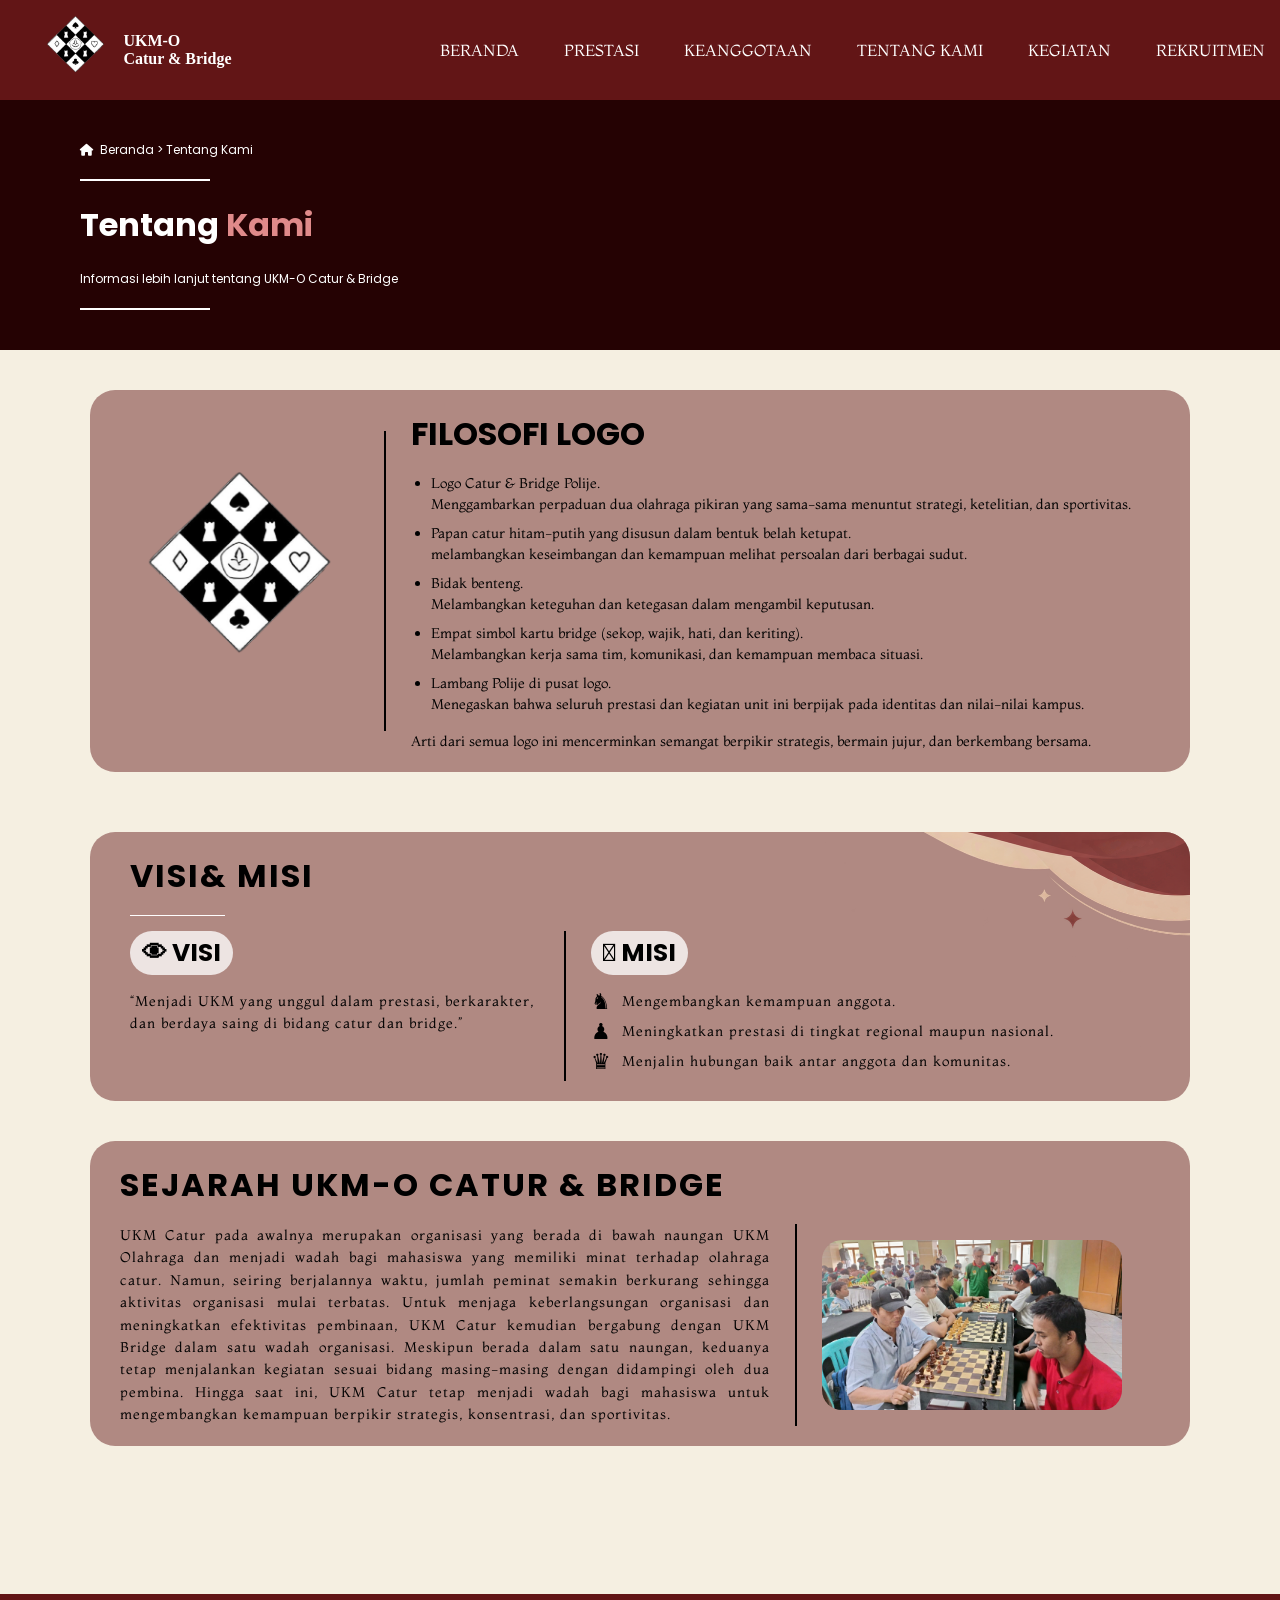
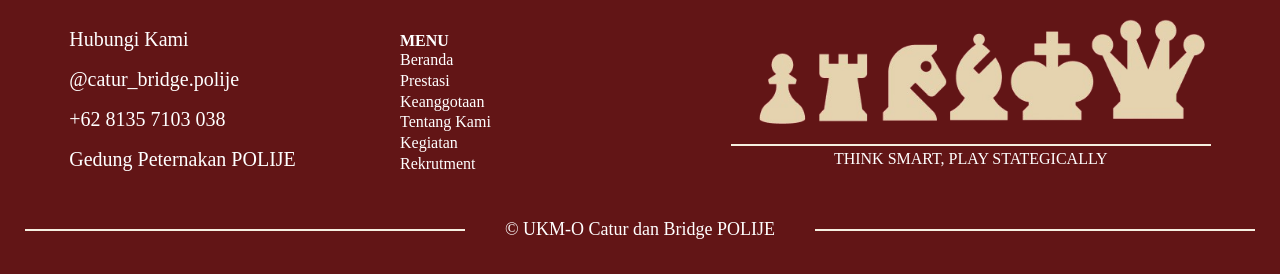
<file: tentangkami.html>
<!DOCTYPE html>
<html lang="id">
<head>
    <meta charset="UTF-8">
    <meta name="viewport" content="width=device-width, initial-scale=1.0">
    <title>UKM_O Catur &amp; Bridge</title>
    <link rel='stylesheet' href='https://fonts.googleapis.com/css?family=Montaga'>
    <link href="https://fonts.googleapis.com/css2?family=Poppins:wght@400;500;600;700&display=swap" rel="stylesheet">
    <link rel="stylesheet" href="https://cdnjs.cloudflare.com/ajax/libs/font-awesome/6.5.1/css/all.min.css">
    <link rel="stylesheet" href="css/style-tentangkami.css">
    <link rel="stylesheet" href="css/navbar.css">
</head>
<body>
 <div class="container">
    <div class="navbar">
         <header class="logo-website">
            <img src="asset/LOGO_WEBSITE.png" class="logo-img"/>
            <b>UKM-O<br>Catur &amp; Bridge</b>
         </header>
        <ul class="ul-class">
            <li class="li-class">
                <a href="index.html" target="_blank">BERANDA</a>
            </li>
            <li class="li-class">
                <a href="prestasi.html" target="_blank">PRESTASI</a>
            </li>
            <li class="li-class">
                <a href="keanggotaan.html" target="_blank" >KEANGGOTAAN</a>
            </li>
            <li class="li-class">
                <a href="#">TENTANG&nbsp;KAMI</a>
            </li>
            <li class="li-class">
                <a href="kegiatan.html" target="_blank">KEGIATAN</a>
            </li>
            <li class="li-class">
                <a href="rekruitmen.html" target="_blank">REKRUITMEN</a>
            </li>
        </ul>
    </div>
    <main>
        <section>
            <section>
           <div class="Judul">
            <div class="top-judul">
                <p><i class="fa-solid fa-house"></i>&nbsp;&nbsp;Beranda > Tentang&nbsp;Kami</p>
            </div>
            <h4>Tentang <span class="warna-judul">Kami</span></h4>
            <p>Informasi lebih lanjut tentang UKM-O Catur &amp; Bridge</p>
        </div>
       </section>
            <section class="bg-filosofi">
            <div class="filosofi-logo">
                <img src="asset/LOGO_WEBSITE.png">
                <div class="garis-filosofi"></div>
                <div class="isi-filosofi">
                <h3>FILOSOFI&nbsp;LOGO</h3>
                <ul>
                    <li>Logo Catur &amp; Bridge Polije.<br>
                    Menggambarkan perpaduan dua olahraga pikiran yang sama-sama menuntut strategi, ketelitian, dan sportivitas.</li>
                    <li>Papan catur hitam-putih yang disusun dalam bentuk belah ketupat.<br>
                    melambangkan keseimbangan dan kemampuan melihat persoalan dari berbagai sudut.</li>
                    <li>Bidak benteng.<br>
                    Melambangkan keteguhan dan ketegasan dalam mengambil keputusan.</li>
                    <li>Empat simbol kartu bridge (sekop, wajik, hati, dan keriting).<br>
                    Melambangkan kerja sama tim, komunikasi, dan kemampuan membaca situasi.</li>
                    <li>Lambang Polije di pusat logo.<br>
                    Menegaskan bahwa seluruh prestasi dan kegiatan unit ini berpijak pada identitas dan nilai-nilai kampus.</li>
                </ul>
                <p>Arti dari semua logo ini mencerminkan semangat berpikir strategis, bermain jujur, dan berkembang bersama.</p>
                </div>
            </div>
        </section>
        <section class="bg-visimisi">
            <div class="visi-misi">
            <img src="asset/hiasanw.png" class="hiasan-visimisi">
                <h3>VISI&amp;&nbsp;MISI</h3>
                <div class="garisjudul"></div>
                <div class="isi-visimisi">
                <div class="visi">
                <h4>👁&nbsp;VISI</h4>
                <p><q>Menjadi UKM yang unggul dalam prestasi, berkarakter,<br> dan berdaya saing di bidang catur dan bridge.</q></p>
                </div>
                <div class="garis-visimisi"></div>
                <div class="misi">
                <h4>𖣠&nbsp;MISI</h4>
                <ul>
                    <li>
                        <span>♞</span>Mengembangkan kemampuan anggota.</li>
                    <li>
                        <span>♟</span>Meningkatkan prestasi di tingkat regional maupun nasional.</li>
                    <li>
                        <span>♛</span>Menjalin hubungan baik antar anggota dan komunitas.</li>
                </ul>
                </div>
            </div>
        </section>
        <section class="bg-sejarah">
            <div class="sejarahukm-o">
                <h3>SEJARAH UKM-O CATUR &amp; BRIDGE</h3>
                <div class="isi-sejarah">
                    <p class="text-sejarah">UKM Catur pada awalnya merupakan organisasi yang berada di bawah naungan UKM Olahraga dan menjadi wadah bagi mahasiswa yang memiliki minat terhadap olahraga catur. Namun, seiring berjalannya waktu, jumlah peminat semakin berkurang sehingga aktivitas organisasi mulai terbatas. Untuk menjaga keberlangsungan organisasi dan meningkatkan efektivitas pembinaan, UKM Catur kemudian bergabung dengan UKM Bridge dalam satu wadah organisasi. Meskipun berada dalam satu naungan, keduanya tetap menjalankan kegiatan sesuai bidang masing-masing dengan didampingi oleh dua pembina. Hingga saat ini, UKM Catur tetap menjadi wadah bagi mahasiswa untuk mengembangkan kemampuan berpikir strategis, konsentrasi, dan sportivitas.</p>
                    <div class="garis-sejarah"></div>
                    <img src="asset/sejarah_pict.jpeg">
                </div>
            </div>
        </section>
    </main>
    <footer class="latarFooter">
        <div class="topFooter">
            <div class="medsos">
                <p>Hubungi Kami</p>
                <a href="https://www.instagram.com/catur_bridge.polije?dlrf=MWNldnlpMmQwY3oyeQ%3D%3D">@catur_bridge.polije</a>
                <p>+62 8135 7103 038</p>
                <p>Gedung Peternakan POLIJE</p>
            </div>
            <ul class="row5">
                <li><b>MENU</b></li>
                <li>
                    <a href="index.html" target="_blank">Beranda</a>
                </li>
                <li>
                    <a href="prestasi.html" target="_blank">Prestasi</a>
                </li>
                <li>
                    <a href="keanggotaan.html" target="_blank">Keanggotaan</a>
                </li>
                <li>
                    <a href="#">Tentang Kami</a>
                </li>
                <li>
                    <a href="kegiatan.html" target="_blank">Kegiatan</a>
                </li>
                <li>
                    <a href="rekruitmen.html" target="_blank">Rekrutment</a>
                </li>
            </ul>
            <div class="rigthFooter">
                <img src="asset/ICON_BIDAK-removebg-preview.png">
                <div class="garis1"></div>
                <p class="text15">THINK SMART, PLAY STATEGICALLY</p>
            </div>
        </div>
        <div class="bottomFooter">
            <div class="garis2"></div>
            <p class="text16">&copy; UKM-O Catur dan Bridge POLIJE</p>
            <div class="garis2"></div>
        </div>
    </footer>
</body>
</html>
</file>
<file: css/style-index.css>
* {
    box-sizing: border-box;
    margin: 0;
    padding: 0;
    font-family: 'montaga';
}
body {
    background-color: #F5EFE1;
}
/* Hero */
.hero {
    width: auto;
    height: 100%;
    min-height: 300px;
    background-image:linear-gradient(rgba(0,0,0,0.35), rgba(0,0,0,0.35)), url("../asset/herowebsite.jpg");
    background-size: cover;
    background-position: center;
    background-repeat: no-repeat;
}

.hero-label {
    font-family: 'poppins';
    font-size: 15px;
    color: #ffff;
}

.hero-label {
    position: relative;
    top: 30px;
    margin-left: 3%;
}
.hero-label2 {
    position: relative;
    top: 30px;
    margin-left: 3%;
    font-size: clamp(28px, 4vw, 50px);
    color: #fff;
}
.hero-label2 b{
    font-family: 'poppins';
}
.hero-label2 span {
    font-family: 'poppins';
    color : rgb(248, 122, 122);
}
.hero-description {
    font-size: clamp(1px, 1vw, 13px);
    position: relative;
    top: 35px;
    margin-left: 3%;
    color : white;
}
.hero a {
    position: relative;
    top: 45px;
    margin-left: 3%;
    background-color:#621516;
    border-radius: 20px;
    color: #fff;
    text-decoration: none;
}
.hero a{
    font-size: 12px;
    padding : 5px 13px;
}
/* section tentang kami */
.tentangkami{
    background-color: #cfc8b7 ;
    display: flex;
    justify-content: space-between;
    align-items: center;
    gap: 0;
}
.tentangkami img{
    height: auto;
    min-height: 0;
    width: 100%;
    min-width: 410px;
    margin-left: 25px;

}
.tentangkami-left {
    height: auto;
    width: 100%;
    min-width: 419px;
    min-width: 0;
    padding: 20px;
    margin-top:20px;
    margin-left: 50px;
}
.tentangkami-left b{
    font-size: clamp(24px, 3vw, 36px);
    /* margin-left: 25px; */
    font-family: 'Poppins';
}
.tentangkami-left p{
    margin-left: 15px;
    margin-top:5px;
    margin-bottom: 15px;
    font-size: 16px;
    /* line-height: 1.5;
    letter-spacing: 2px; */
    text-align: justify;
}
.tentangkami-left a {
    display: inline-block; 
    margin-top: 10px;  
    margin-left: 0;          
    background-color: #621516;
    border-radius: 20px;
    color: #fff;
    text-decoration: none;
    font-size: 12px;
    padding: 8px 18px;
    white-space: nowrap;
}
.tentangkami-right {
    width: 100%;
    height: auto;
    min-width: 310px;
    min-height: 0;
    font-size: clamp(16px, 1.2vw, 20px);
    padding: 10px 25px;
    margin-right: 10px;
    background-color: #BF8F8F;
    margin: 20px;
    border-radius: 20px;
}
.tentangkami-right h4{
    font-family: 'poppins';
    font-size: clamp(12px, 1.5vw, 16px);
}
/* prestasi */
.prestasi {
    width: auto;
    min-width: 0;
    height: 100%;
    min-height: 310px;
    margin: 15px;
    background-color:  #cfc8b7;
    border-radius: 10px;
    display: flex;
    justify-content:space-between ;
}
.prestasi h3 {
    font-family: 'Poppins';
    font-size: 36px;
    margin-top: 20px;
    margin-left: 20px;
}
.bungkus{
    display: flex;
    justify-content:space-between ;
    margin:20px;
    gap: 20px;
}
.medali {
    width: 100%;
    height: auto;
    min-height: 0;
    padding-bottom: 35px;
    background-color: #ffff;
    list-style-type: none;
    justify-content: center;
    align-items: center;
    flex-direction: column;
    text-align: center;
    border-radius: 20px;
}
.medali img{
    margin-top: 30px ;
    width: 30%;
    min-width: 50px;
    height: auto;
}
.medali b{
    font-family: 'Poppins';
}
.line{
    border-left: 2px solid;
    height: 230px;
    margin-right: 30px;
    margin-top: 55px;
}
.line1 {
    border-bottom: 2px solid #621516;
    width:150px;
    align-items: center;
}
.anggota-aktif {
    width: 100%;
    min-width: 410px;
    height: auto;
    max-height: 191px;
    background-color:  #BF8F8f;
    border-radius: 25px;
    padding: 30px;
    margin-top: 90px;
    margin-right: 20px;
    margin-bottom: 50px;
}

.statistik {
    display: flex;
    flex-direction: column;
    gap: 20px;
    margin-bottom: 50px;
}

.info {
    display: flex;
    align-items: center;
    gap: 10px;
    margin-top: -20px;
}

.info h1 {
    font-family: 'poppins';
    font-size: 34px;
}

.info p {
    font-size: 16px;
    margin-top: -5px;
}

.icon {
    width: 50px;
    height: 50px;
    background-color: white;
    border-radius: 50%;
    display: flex;
    justify-content: center;
    align-items: center;
    font-size: 35px;
}

.anggota-aktif a {
    right: -300px;
    top: -100px;
    position: relative;
    background-color:#621516;
    border-radius: 20px;
    color: #fff;
    text-decoration: none;
    font-size: 12px;
    padding : 5px 13px;
    z-index: 1;
}
/* Keanggotaan */
.keanggotaan {
    background-color:  #250203;
    width: auto;
    height: 100%;
    min-height: 450px;
    display: flex;
    flex-wrap: nowrap;
    align-items: center;
    justify-content: space-around;
}
.line2 {
    border-top: 2px solid #fff;
    width: 80%;
    min-width: 300px;
    margin-left: 40px;
}
.anggota {
    color: #fff;
    font-family: 'poppins';
    font-size: clamp(40px, 3vw, 48px);
    margin-left: 50px;
}
.anggota2 {
    color: #E5D3AF;
    margin-left: 50px;
    font-size: 20px;   
}
.bungkus3 {
    display: flex;
    flex-wrap: nowrap;
    justify-content: space-between;
    margin-left: 50px;
}
.koordinator img, .pembina1 img, .pembina2 img{
    width: 200px;
    height: 250px;
    border-radius: 10px;
    object-fit: cover;
}
.koordinator, .pembina1 , .pembina2  {
    border: 1px solid #E5D3AF;
    width: 220px;
    height: 340px;
    margin-left: 15px;
    align-content: flex-end;
    justify-items: center;
    flex-direction: column;
    text-align: center;
}


.koordinator h4,
.pembina1 h4,
.pembina2 h4{
    font-size: 24px;
    color: #fff;
    font-family: 'poppins';
}

.koordinator p, 
.pembina1 p,
.pembina2 p {
    font-size: 20px;
    color: #fff;
    margin-bottom: 15px;
}
/* Jadwal kegiatan */
.jadwal {
    height: 100%;
    min-height: 359px;
    width: auto;
    min-width: 0;
    display: flex;
}
.jadwal h4{
    font-size: 40px;
    font-family: 'poppins';
    color: #621516;
    margin-left: 20px;
    margin-top: 35px;
}
.deskripsi{
    margin-left: 45px;
    font-size: 24px;
}
.garis4 {
    border-left: 2px solid #DA6556;
    height: 280px;
    margin-left: 30px;
    margin-top: 35px;
}
.bpoint{
    flex-direction: column;
    margin-top: 60px;
    margin-right: 30px;
}
.point {
    background-color: #DA6556;
    width: 20px;
    height: 20px;
    border-radius: 50%;
    margin-bottom: 50px;
    margin-left: -10px;
}
.bpoint2{
    flex-direction: column;
    margin-top: 45px;
    margin-right: 30px;
}
.point2 {
    color: #ffff;
    background-color: #621516;
    width: 40px;
    height: 40px;
    border-radius: 50%;
    margin-bottom: 35px;
    display: flex;
    justify-content: center;
    align-items: center;
}
.jadwal2{
    margin-top: 35px;
}
.jadwal2 b{
    font-family: 'poppins';
}
.jadwal2 h3 {
    color: #621516;
    font-size: 20px;
    font-family: 'poppins';
}
.jadwal-catur,
.jadwal-bridge {
    margin-bottom: 10px;
}
.jadwal a {
    display: flex;
    margin-top: 30px;
    margin-left: 45px;
    position: relative;
    background-color:#621516;
    border-radius: 20px;
    color: #fff;
    text-decoration: none;
}
.jadwal a {
    width: 150px;
    font-size: 12px;
    padding : 5px 13px;
}
.kegiatan {
    background-color: #621516;
    display: flex;
    justify-content: space-around;
    height: 100%;
    min-height: 300px;
    width: auto;
    min-width: none;
}
.carousel {
    display: flex;
    align-items: center;
    gap: 15px;
}

.carousel-container {
    width: 750px;
    overflow: hidden;
}

.carousel-track {
    display: flex;
    gap: 15px;
    transition: transform 0.5s ease;
}

.slide {
    flex: 0 0 calc((100% - 30px) / 3);
}

.slide img {
    width: 100%;
    height: 180px;
    object-fit: cover;
    border-radius: 8px;
}

.prev, .next {
    border: none;
    background: white;
    color: #8b2929;
    width: 35px;
    height: 35px;
    border-radius: 50%;
    cursor: pointer;
    flex-shrink: 0;
    font-size: 18px;
}

.prev:hover, .next:hover {
    background: #ddd;
}

.dots {
    display: flex;
    justify-content: center;
    gap: 10px;
    margin-top: 20px;
}

.dot {
    width: 10px;
    height: 10px;
    border-radius: 50%;
    background: #aaa;
    cursor: pointer;
    border: none;
}

.dot.active {
    background: white;
}

@media (max-width: 600px) {
    .slide {
        flex: 0 0 100%;
    }

    .slide img {
        height: 200px;
    }
}
.text-kegiatan {
    flex-direction: column;
    align-content: center;
    margin-left: 10px;
}
.text-kegiatan h4{
    text-align: center;
    font-size: 30px;
    font-family: 'poppins';
    color: #ffff;
}
.text-kegiatan p {
    text-align: right;
    color: #E5D3AF;
    font-size: 16px;
}
/* Fasilitas */
.fasilitas {
    width: auto;
    height: 600px;
    margin: 15px;
    background-color:  #cfc8b7;
    border-radius: 10px;
    display: flex;
    flex-direction: column;
    justify-content:flex-start ;
    padding-top: 20px;
}
.judul-fasilitas{
    font-family: 'poppins';
    font-size: 36px;
    margin-left:50px;
    font-weight: bold;
}
.bungkus2 {
    display: flex;
    justify-content:space-between ;
    margin:50px;
    gap: 20px;

}
.papan {
    width: auto;
    min-width: 0;
    height: 100%;
    min-height: 400px;
    background-color: #250203;
    list-style-type: none;
    text-align: justify;
    border-radius: 20px;
    position: relative;
    overflow: hidden;
}

.papan li {
    text-align: center;
    color: #fff;
    font-size: 20px;
    font-family: 'poppins';
    font-weight: bold;
    margin-top: 20px;
}

.papan p {
    color: #ffff;
    font-size: 16px;
    width: 90%;
    text-align: justify;
    margin-left: 20px;
}

.papan > img:first-child {
    width: 100%;
    height: 200px;
    object-fit: cover;
    position: relative;
    z-index: 1;
}

.fasilitas-ikonc {
    position: absolute;
    width: 85px;
    height: 85px;
    left: 0px;
    top: 157px;
    z-index: 5;
}

.papan img.fasilitas-ikonc {
    position: absolute;
    width: 85px;
    height: 85px;
    left: 10px;
    top: 157px;
    object-fit: contain;
    z-index: 5;
}
/* promosi */
.promosi {
    background-color: #250203;
    height: 100%;
    min-height: 325px;
    width: auto;
    min-width: 0;
    display: flex;
}
.garis5 {
    border-bottom: 2px solid #fff;
    width:250px;
    align-items: center;
    margin-top: 70px;
    margin-left: 80px;
}
.promosi p,
.promosi h3{
    color: #fff;
}
.promosi1 {
    margin-left: 25px;
}
.promosi1 p{
    font-size: 40px;
    font-family: 'poppins';
    font-weight: bold;
}
.promosi1 span{
    color: #E5D3AF;
    font-size: 24px;
}
.strategi1 img{
    width: 99px;
    height: 130px;
    margin-left: 65px;
}
.strategi1 h3{
    text-align: center;
    font-family: 'poppins';
    font-size: 32px;
    font-weight: bold;
}
.strategi1 p{
    text-align: center;
    width: 80%;
    margin-left: 25px;
}
.kompetisi1 {
    margin-left: -20px;
}
.kompetisi1 img{
    width: 110px;
    height: 130px;
    margin-left: 65px;
}
.kompetisi1 h3{
    text-align: center;
    font-family: 'poppins';
    font-size: 32px;
    font-weight: bold;
}
.kompetisi1 p{
    text-align: center;
    margin-left: 25px;
}
.relasi1 img{
    width: 99px;
    height: 130px;
    margin-left: 65px;
}
.relasi1 h3{
    text-align: center;
    font-family: 'poppins';
    font-size: 32px;
    font-weight: bold;
}
.relasi1 p{
    text-align: center;
    width: 80%;
    margin-left: 25px;
}
.daftar {
    height: 100%;
    min-height: 50px;
    width: auto;
    text-align: center;
    padding-top: 20px;
}
.daftar h3 {
    color: #621516;
    font-size: 40px;
    font-family: 'poppins';
    font-weight: bold;
}
.daftar a {
    background-color:#621516;
    border-radius: 20px;
    color: #fff;
    text-decoration: none;
    align-items: center;
}
.daftar a {
    width: 135px;
    font-size: 12px;
    padding : 5px 13px;
}
/* =========================================
   RESPONSIVE / MEDIA QUERY
   ========================================= */

/* ---------- TABLET (<= 1024px) ---------- */
@media (max-width: 1024px) {

    /* Tentang kami */
    .tentangkami img {
        min-width: 0;
        margin-left: 15px;
    }
    .tentangkami-left {
        min-width: 0;
        margin-left: 15px;
    }
    .tentangkami-right {
        min-width: 0;
        margin: 15px;
    }

    /* Prestasi */
    .anggota-aktif {
        min-width: 0;
        margin-right: 15px;
    }
    .line {
        margin-right: 15px;
    }

    /* Keanggotaan */
    .keanggotaan {
        flex-wrap:wrap;
        padding: 30px 0;
    }
    .bungkus3 {
        flex-wrap: wrap;
        gap: 15px;
        margin-left: 20px;
    }
    .koordinator,
    .pembina1,
    .pembina2 {
        margin-left: 0;
    }

    /* Kegiatan */
    .carousel-container {
        width: 100%;
        max-width: 600px;
    }

    /* Promosi */
    .garis5 {
        width: 150px;
        margin-left: 30px;
    }
    .strategi1 img,
    .kompetisi1 img,
    .relasi1 img {
        margin-left: 30px;
    }

    /* Footer */
    .medsos,
    .row5 {
        width: 300px;
    }
    .garis1,
    .garis2 {
        width: 100%;
    }
    .rigthFooter img {
        width: 100%;
        max-width: 450px;
    }
    .text16 {
        width: auto;
    }
}

/* ---------- MOBILE BESAR (<= 768px) ---------- */
@media (max-width: 768px) {
    /* Hero */
    .hero {
        min-height: 260px;
        padding-bottom: 70px; /* karena elemen pakai position:relative + top */
    }
    .hero-label,
    .hero-label2,
    .hero-description {
        margin-right: 3%;
    }
    .hero-description {
        font-size: 13px; /* clamp(1px,1vw,13px) terlalu kecil di HP */
    }

    /* Tentang kami */
    .tentangkami {
        flex-direction: column;
    }
    .tentangkami img {
        width: 100%;
        margin: 0;
    }
    .tentangkami-left {
        margin: 0;
        padding: 20px;
    }
    .tentangkami-left p {
        margin-left: 0;
    }
    .tentangkami-right {
        width: auto;
        margin: 15px 20px 25px;
    }

    /* Prestasi */
    .prestasi {
        flex-direction: column;
        margin: 10px;
        padding-bottom: 20px;
    }
    .prestasi h3 {
        font-size: 28px;
    }
    .bungkus {
        flex-direction: column;
        margin: 15px 20px;
    }
    .line {
        display: none;
    }
    .anggota-aktif {
        width: auto;
        min-width: 0;
        max-height: none;
        margin: 10px 20px 20px;
    }
    .anggota-aktif a {
        position: static;
        display: inline-block;
        margin-top: 15px;
    }
    .statistik {
        margin-bottom: 20px;
    }

    /* Keanggotaan */
    .keanggotaan {
        flex-direction: column;
        align-items: stretch;
        padding: 30px 0;
    }
    .line2 {
        width: 90%;
        min-width: 0;
        margin-left: 20px;
    }
    .anggota,
    .anggota2 {
        margin-left: 20px;
    }
    .bungkus3 {
        justify-content: center;
        margin: 20px;
    }

    /* Jadwal kegiatan */
    .jadwal {
        flex-direction: column;
        padding-bottom: 30px;
    }
    .jadwal h4 {
        font-size: 30px;
    }
    .deskripsi {
        margin-left: 20px;
        font-size: 18px;
    }
    .garis4,
    .bpoint,
    .bpoint2 {
        display: none; /* timeline vertikal disembunyikan di layar kecil */
    }
    .jadwal2 {
        margin: 20px;
    }
    .jadwal a {
        margin-left: 20px;
    }

    /* Kegiatan (carousel) */
    .kegiatan {
        flex-direction: column;
        align-items: center;
        gap: 20px;
        padding: 30px 15px;
    }
    .text-kegiatan {
        margin: 0;
    }
    .text-kegiatan p {
        text-align: center;
    }
    .carousel {
        width: 100%;
    }
    .carousel-container {
        flex: 1;
        width: auto;
        min-width: 0;
    }

    /* Fasilitas */
    .fasilitas {
        height: auto;
        padding-bottom: 20px;
    }
    .judul-fasilitas {
        margin-left: 20px;
        font-size: 28px;
    }
    .bungkus2 {
        flex-direction: column;
        margin: 20px;
    }
    .papan {
        min-height: 0;
        padding-bottom: 20px;
        overflow: hidden;
    }

    /* Promosi */
    .promosi {
        flex-direction: column;
        align-items: center;
        padding: 30px 15px;
    }
    .garis5 {
        margin: 0 auto 20px;
    }
    .promosi1 {
        margin: 0;
        text-align: center;
    }
    .promosi1 p {
        font-size: 30px;
    }
    .strategi1,
    .kompetisi1,
    .relasi1 {
        margin: 20px 0 0;
    }
    .strategi1 img,
    .kompetisi1 img,
    .relasi1 img {
        display: block;
        margin: 0 auto;
    }
    .strategi1 p,
    .kompetisi1 p,
    .relasi1 p {
        width: auto;
        margin: 0 15px;
    }
    .daftar h3 {
        font-size: 28px;
    }
}
@media (max-width: 768px) {

    .anggota-aktif {
        max-height: none;
        height: auto;
        min-width: 0;
        width: auto;
        margin: 10px 20px 20px;
        padding: 25px;
    }

    .anggota-aktif .statistik {
        margin-bottom: 15px;
    }

    .anggota-aktif .info {
        margin-top: 0;  
    }

    .anggota-aktif a {
        position: static !important; 
        top: auto !important;
        right: auto !important;
        display: inline-block;
        margin-top: 10px;
    }
}

/* ---------- MOBILE KECIL (<= 480px) ---------- */
@media (max-width: 480px) {

    .hero-label2 {
        font-size: 26px;
    }

    .tentangkami-left b,
    .prestasi h3,
    .judul-fasilitas {
        font-size: 24px;
    }

    .anggota {
        font-size: 32px;
    }
    .anggota2 {
        font-size: 16px;
    }

    .koordinator,
    .pembina1,
    .pembina2 {
        width: 100%;
        max-width: 220px;
    }

    .jadwal h4,
    .daftar h3 {
        font-size: 24px;
    }
    .deskripsi {
        font-size: 16px;
    }

    .slide img {
        height: 160px;
    }
    .text-kegiatan h4 {
        font-size: 24px;
    }

    .papan li {
        font-size: 18px;
    }

    .promosi1 p {
        font-size: 26px;
    }
    .strategi1 h3,
    .kompetisi1 h3,
    .relasi1 h3 {
        font-size: 26px;
    }

    .medsos p,
    .medsos a {
        font-size: 16px;
    }
}
</file>
<file: css/navbar.css>
.navbar {
    height: 100px;
    width:100%;
    display: flex;
    justify-content: space-between;
    align-items: center;
    background-color: #621516;
    color: #ffff;
    position: fixed;
    top: 0;
    left: 0;
    right: 0;
    z-index: 1000;
}

.logo-website {
    display: flex;
    align-items: center;
    gap: 10px;
    margin-left: 3%;
}

.logo-img {
    width: 100%;
    max-width: 75px;
    height: auto;
    object-fit: contain;
}
.navbar ul {
    display: flex;
    list-style: none;
}

.ul-class a {
    text-decoration: none;
    color: white;
    padding: 3px 5px;
    border-radius: 12px;
    transition: 0.3s;
}

.ul-class a:hover {
    background-color: black;
    color: white;
}

.li-class {
    padding: 20px;
    margin: 5px;
    margin-right: -10px;
}

.li-class a {
    color: #ffff;
    font-size: clamp(12px, 1.5vw, 16px);
    text-decoration: none;
    font-family: 'montaga';
}
body{
    padding-top: 100px;
}
main{
    position: relative;
    z-index: 1;
}
.latarFooter {
    background-color: #621516;
    height: 280px;
    width: 100%;
    margin-top: 10%;
    color: #ffff;
}

.topFooter {
    display: flex;
    justify-content: space-evenly;
    flex-direction: row;
    gap: 0;
}

.bottomFooter {
    display: flex;
    justify-content:space-evenly;
    margin-top: 40px;
}

.medsos {
    flex-direction: column;
    align-content: flex-start;
    width: 370px;
    margin-top: 2%;
    margin-left: 3%;
}

.row5 {
    flex-direction: column;
    align-content: flex-start;
    list-style: none;
    text-decoration: none;
    width: 370px;
    margin-top: 3%;
}

.rigthFooter {
    display: flex;
    flex-direction: column;
    align-content: center;
    margin-top: 2%;
    margin-right: 3%;
    gap: 4px;
}


/* edit text footer */
.medsos p {
    font-size: 20px;
    line-height: 2;
}

.medsos a {
    font-size: 20px;
    text-decoration: none;
    color: #ffff;
    line-height: 2;
    height: auto;
}

.row5 a {
    color: #ffff;
    text-decoration: none;
    font-size: 16px;
    line-height: 1.3;
    height: auto;
}

.text15 {
    text-align: center;
}

.text16 {
    font-size:20px;
    width: 375px;
    text-align: center;
}


.garis2 {
    width: 530px;
    border-top:2px solid #F5EFE1;
    align-items: center;
    margin-top: 10px;
}

.garis1 {
    width: 600px;
    border-top:2px solid #F5EFE1;
    align-items: center;
    margin-top: 10px;
}

.rigthFooter img{
    width: 600px;
    height: auto;
}
/* ===== Laptop kecil / desktop sempit (≤ 1400px) ===== */
@media (max-width: 1400px) {
    .medsos,
    .row5 {
        width: 300px;
    }
    .garis1 { width: 480px; }
    .garis2 { width: 440px; }
    .rigthFooter img { width: 480px; }
    .text16 { width: 300px; font-size: 18px; }
}

/* ===== Laptop kecil / tablet landscape (≤ 1200px) ===== */
@media (max-width: 1200px) {
    .navbar { height: 90px; }
    body { padding-top: 90px; }
    .logo-img { max-width: 65px; }
    .li-class { padding: 15px; }

    .medsos,
    .row5 {
        width: 250px;
    }
    .medsos p,
    .medsos a { font-size: 18px; }
    .row5 a { font-size: 15px; }
    .garis1 { width: 400px; }
    .garis2 { width: 360px; }
    .rigthFooter img { width: 400px; }
    .text16 { width: 250px; font-size: 16px; }
}

/* ===== Tablet landscape (≤ 992px) ===== */
@media (max-width: 992px) {
    .navbar { height: 80px; }
    body { padding-top: 80px; }
    .logo-img { max-width: 60px; }
    .li-class { padding: 10px; margin-right: 0; }

    .latarFooter { height: auto; padding-bottom: 20px; }
    .topFooter {
        flex-wrap: wrap;
        gap: 20px;
    }
    .medsos,
    .row5 {
        width: 45%;
        margin-left: 0;
    }
    .rigthFooter {
        width: 100%;
        align-items: center;
        margin: 10px 0 0;
    }
    .rigthFooter img { width: 100%; max-width: 450px; }
    .garis1,
    .garis2 { width: 90%; max-width: 450px; }
    .text16 { width: auto; }
}

/* ===== Tablet portrait (≤ 768px) ===== */
@media (max-width: 768px) {
    .navbar {
        height: auto;
        flex-direction: column;
        padding: 10px 0;
        gap: 5px;
    }
    body { padding-top: 150px; }

    .logo-website {
        margin-left: 0;
        justify-content: center;
    }
    .logo-img { max-width: 55px; }

    .navbar ul {
        flex-wrap: wrap;
        justify-content: center;
        padding: 0;
        margin: 0;
    }
    .li-class {
        padding: 6px 8px;
        margin: 2px;
    }

    .latarFooter {
        height: auto;
        margin-top: 40px;
        padding-bottom: 20px;
    }
    .topFooter {
        flex-direction: column;
        align-items: center;
        gap: 10px;
    }
    .medsos,
    .row5,
    .rigthFooter {
        width: 90%;
        margin: 15px auto 0;
    }
    .rigthFooter { align-items: center; }
    .rigthFooter img { width: 100%; max-width: 400px; }

    .bottomFooter {
        flex-direction: column;
        align-items: center;
        margin-top: 20px;
    }
    .garis1,
    .garis2 { width: 100%; }
    .text16 { width: auto; font-size: 16px; }
}

/* ===== HP besar / landscape (≤ 576px) ===== */
@media (max-width: 576px) {
    body { padding-top: 140px; }
    .logo-img { max-width: 50px; }
    .li-class a { font-size: 13px; }
    .li-class { padding: 5px 6px; }

    .medsos p,
    .medsos a { font-size: 16px; }
    .row5 a { font-size: 14px; }
    .text16 { font-size: 14px; }
    .rigthFooter img { max-width: 320px; }
}

/* ===== HP kecil (≤ 400px) ===== */
@media (max-width: 400px) {
    body { padding-top: 130px; }
    .logo-img { max-width: 45px; }
    .li-class a { font-size: 12px; }
    .li-class { padding: 4px 5px; margin: 1px; }

    .medsos p,
    .medsos a { font-size: 14px; }
    .row5 a { font-size: 13px; }
    .text16 { font-size: 13px; }
    .rigthFooter img { max-width: 260px; }
}
</file>
<file: css/style-keanggotaan.css>
/* edit header */
* {
    box-sizing: border-box;
    margin: 0 ;
    padding: 0;
    font-family: 'montaga';
}

/* edit contain */

.judul-keanggotaan{
    background-color: #250203;
    height: 310px;
    width: 100%;
    color: #ffff;
    align-items: center;
    margin: 0;
    padding: 0;
    font-family: 'Poppins', sans-serif;
}

.keteranganJudul {
    height: 310px;
    max-width: 1440px;
    color: #ffff;
    display: flex;
    flex-direction: column;
    justify-content: left;
    /* margin: 0 auto; */
    padding-top:80px ;
}

.tengah {
    background-color: #F5EFE1;
}

.tengahContain {
    max-width: 1440px;
}

.keanggotaan {
    text-align: center;
    margin-top: 10%;
}

.fotoKeanggotaan {
    width: 100%;
    height: auto;
    display: flex;
    justify-content: space-evenly;
    color: #ffff;
    align-items: flex-end;
    margin-top: 20%;
}

.a, .c {
    align-content:flex-end;
    justify-items: center;
    width: 380px;
    height: 490px;
    background-color: #250203;
    border-radius: 20px;
    box-shadow: 0px 20px rgb(181, 178, 171);
}

.b {
    align-content:flex-end ;
    justify-items: center;
    width: 520px;
    height: 720px;
    background-color: #250203;
    border-radius: 20px;
    box-shadow: 0px 20px rgb(181, 178, 171);
}

.namaA, .namaC, .namaB {
    display: flex;
    height:38px ;
    width:334px ;
    background-color: #ffff;
    color: black;
    text-align: center;
    align-items: center;
    justify-content: center;
    font-size: 24px;
    margin-top: -5%;
    z-index: 2;
    position: relative;
}

.jabatan{
    padding: 0;
    font-size: 48px;
    color: #ffff;
    margin-top: 0;
    margin-bottom: 20px;
    font-family: 'poppins';
}

.jabatan1{
    font-size: 36px;
    margin-top: 0;
    margin-bottom: 20px;
    font-family: 'poppins';
}

.Pengurus {
    background-color: #621516;
}

.keteranganKeanggotaan{
    max-width: 1440px;
    height: 720px;
    margin-top: 10%;
}

.keterangan1 {
    align-content: center;
    width: 570px;
    height: 250px;
    margin-left: 10%;
    color: #ffff;
    margin-bottom:0;
    margin-top: 0;
}

.row {
    height: auto;
    width: 100%;
    flex-direction: row;
    flex-wrap: nowrap;
    display: flex;
    justify-content: center;
    align-content: center;
    justify-content: space-evenly;
    margin-top: 10px;
    margin-bottom: -10%;
}

.kotak{
    align-content: flex-end;
    text-align: center;
    width: 280px;
    height: 300px;
    background-color: #ffff;
    border-radius: 20px;
    box-shadow: 0px 15px rgb(62, 24, 27);
}

.latar {
    background-color: #F5EFE1;
}

.row2 {
    height: auto;
    max-width: 1440px;
    flex-direction: row;
    flex-wrap: nowrap;
    display: flex;
    justify-content: center;
    align-content: center;
    justify-content: space-evenly;
    margin-top: 10%;
}

.kotak2 {
    width: 580px;
    height: 230px;
    background-color:#621516;
    color: #ffff;
    border-radius: 20px;
    align-content: center;
    line-height: 1.5;
}

.kotak3 {
    width: 580px;
    height: 230px;
    background-color: rgb(215, 180, 171);
    color: #ffff;
    border-radius: 20px;
    align-content: center;
    font-family: 'poppins';
}

/* edit text contain*/
.text1 {
    font-size: 12px;
    padding-bottom: 10px;
    height: auto;
    width: 480px;
    padding: auto;
    font-family: 'poppins';
    margin-left: 5%;
}

.text2 {
    font-size: 48px;
    width: 740px;
    height: auto;
    font-family: 'poppins';
    margin-bottom: 20px;
    margin-left: 10%;
}
.text2 span{
    color: rgb(248, 122, 122);
    font-family: 'poppins';
}

.text3 {
    font-size: 16px;
    margin-bottom: 0;
}

.text4 {
    font-size: 48px;
    text-decoration-line: underline ;
    text-underline-offset: 50px;
    text-decoration-color: #621516;
    text-decoration-thickness: 2px;
    margin-top: 1%;
    font-family: 'poppins';
}

.text5 {
    font-size: 16px;
    margin-top: 0;
    margin-bottom: 0;
    width: 570px;
    margin: 1%;
}

.text6 {
    font-size: 50px;
    font-family: 'poppins';
}

.text7 {
    margin-top: 0;
    margin-bottom: 2%;
    font-family: 'poppins';
    
}

.text8 {
    height: auto;
    margin-bottom: 0;
    margin-bottom: 2%;
}

.text9 {
    margin-top: 0;
    margin-bottom: 2%;
}

.row3 {
    text-align: center;
    justify-content: center;
    flex-direction: row;
    flex-wrap: nowrap;
    display: flex;
    list-style: none;
    gap: 11%;
    margin-left: 0;
    font-size: 32px;
    margin-bottom: 0;
    margin-top: 2%;
    font-family: 'poppins';
}

.row4 {
    text-align: center;
    justify-content: center;
    flex-direction: row;
    flex-wrap: nowrap;
    display: flex;
    list-style: none;
    gap: 10%;
    margin-left: 0;
    margin-bottom: 2%;
}


.text10 {
    font-size: 13px;
    margin-left: 10%;
    margin-bottom: 0;
    font-family: 'poppins';
}

.text11 {
    font-size: 13px;
    margin-left: 10%;
    width: 200px;
}

.text12 {
    margin-left: 10%;
    font-size: 24px;
    margin-top: -5%;
    margin-bottom: 0;
    color: #250203;
    font-family: 'poppins';
}

.text13 {
    margin-left: 10%;
    width: 489px;
    font-size: 16px;
    margin-top: 5%;
    color: black;
    margin-bottom: 5%;
}

.text14 {
    margin-left: 10%;
    text-decoration: none;
    color: #ffff;
    background-color: #250203;
    position: relative;
    border-radius: 15px;
}
.text14 {
    font-size:12px ;
    padding: 5px 13px;
}

.kotak img {
    height: 140px;
    width: 140px;
    border-radius: 50%;
    margin-bottom: 15%;
    border: solid#250203;
}

.a img, .c img {
    width: 350px;
    height: 388px;
    margin-left: 3.8%;
    border-radius: 20px;
    z-index: 1;
    position: relative;
    object-fit: cover;
    top: 10px;
}

.b img {
    width: 480px;
    height: 600px;
    margin-left: 3.8%;
    border-radius: 20px;
    z-index: 1;
    position: relative;
    object-fit: cover;
}

/* ==========================================================
   MEDIA QUERY - letakkan di paling bawah file CSS
   ========================================================== */

/* ---------- Tablet landscape / laptop kecil (<= 1024px) ---------- */
@media (max-width: 1024px) {

    /* navbar */
    .navbar ul {
        margin-right: 3%;
    }

    .li-class {
        padding: 10px;
        margin-right: 0;
    }

    .li-class a {
        font-size: 14px;
    }

    /* judul */
    .keteranganJudul {
        padding: 70px 5% 0;
    }

    /* foto keanggotaan */
    .fotoKeanggotaan {
        margin-top: 15%;
    }

    .a, .c {
        width: 280px;
        height: 400px;
    }

    .b {
        width: 380px;
        height: 580px;
    }

    .a img, .c img {
        width: 250px;
        height: 310px;
    }

    .b img {
        width: 350px;
        height: 480px;
    }

    .namaA, .namaC, .namaB {
        width: 250px;
        font-size: 20px;
    }

    .b .namaB {
        width: 350px;
    }

    .jabatan {
        font-size: 36px;
    }

    .jabatan1 {
        font-size: 28px;
    }

    /* keterangan & kotak */
    .keterangan1 {
        width: 45%;
        margin-left: 5%;
    }

    .text2 {
        font-size: 36px;
        width: 90%;
    }

    .text4,
    .text6 {
        font-size: 38px;
    }

    .text5 {
        width: 90%;
    }

    .kotak {
        width: 220px;
        height: 280px;
    }

    .kotak img {
        width: 120px;
        height: 120px;
    }

    .kotak2,
    .kotak3 {
        width: 46%;
        height: auto;
        min-height: 230px;
        padding: 20px 0;
    }

    .text1,
    .text13 {
        width: 85%;
    }

}

/* ---------- Tablet portrait (<= 768px) ---------- */
@media (max-width: 768px) {

    /* navbar */
    .navbar {
        height: 80px;
    }

    .logo-website {
        margin-left: 2%;
        font-size: 14px;
    }

    .logo-img {
        width: 55px;
        height: 55px;
    }

    .navbar ul {
        margin-right: 2%;
    }

    .li-class {
        padding: 5px;
        margin: 2px;
    }

    .li-class a {
        font-size: 13px;
    }

    .ul-class a {
        padding: 3px 6px;
    }

    /* judul */
    .keteranganJudul {
        height: auto;
        padding: 50px 5% 50px;
        text-align: left;
    }

    /* foto keanggotaan jadi vertikal */
    .keanggotaan {
        margin-top: 8%;
    }

    .fotoKeanggotaan {
        flex-direction: column;
        align-items: center;
        gap: 50px;
        margin-top: 10%;

    }

    .a, .b, .c {
        width: 90%;
        max-width: 380px;
        height: auto;
        padding-bottom: 20px;
    }

    .a img, .b img, .c img {
        width: 94%;
        height: auto;
        aspect-ratio: 4 / 5;
        margin-left: 3%;
        top: 0;
        padding-top: 10px;
    }

    .namaA, .namaB, .namaC,
    .b .namaB {
        width: 88%;
        margin-top: -8%;
    }

    .jabatan {
        font-size: 32px;
    }

    .jabatan1 {
        font-size: 26px;
    }

    /* keterangan */
    .keteranganKeanggotaan {
        height: auto;
        margin-top: 8%;
        padding: 30px 0;
    }

    .keterangan1 {
        width: 90%;
        height: auto;
        margin: 0 auto 20px;
        text-align: left;
    }

    .text2 {
        font-size: 30px;
        width: 90%;
        margin-left: 5%;
    }

    .text4 {
        font-size: 32px;
        text-underline-offset: 30px;
        text-align: center;
    }

    .text6 {
        font-size: 34px;
    }

    .text5 {
        width: 90%;
        margin: 2% auto;
    }

    /* kotak pengurus */
    .row {
        flex-wrap: wrap;
        gap: 25px;
        margin-bottom: 0;
        padding: 20px 0;
    }

    .kotak {
        width: 45%;
        max-width: 260px;
        height: 280px;
    }

    .row2 {
        flex-direction: column;
        align-items: center;
        gap: 30px;
        margin-top: 8%;
    }

    .kotak2,
    .kotak3 {
        width: 90%;
        height: auto;
        padding: 25px 0;
    }

    .text1,
    .text13 {
        width: 85%;
        margin-left: 7%;
    }

    .text10,
    .text11,
    .text12,
    .text14 {
        margin-left: 7%;
    }

    .row3,
    .row4 {
        flex-wrap: wrap;
        gap: 20px;
        font-size: 24px;
        display: flex;
        justify-content: space-around;
    }

}

/* ---------- Smartphone (<= 480px) ---------- */
@media (max-width: 480px) {

    /* navbar */
    .navbar {
        height: 70px;
    }

    .logo-website {
        font-size: 12px;
        gap: 5px;
    }

    .logo-img {
        width: 45px;
        height: 45px;
    }

    .navbar ul {
        margin-right: 1%;
    }

    .li-class {
        padding: 3px;
        margin: 0;
    }

    .li-class a {
        font-size: 11px;
    }

    .ul-class a {
        padding: 2px 5px;
        border-radius: 8px;
    }

    /* judul */
    .keteranganJudul {
        padding: 40px 5%;
    }

    /* foto keanggotaan */
    .a, .b, .c {
        width: 92%;
    }

    .jabatan {
        font-size: 28px;
    }

    .jabatan1 {
        font-size: 22px;
    }

    .namaA, .namaB, .namaC {
        font-size: 18px;
        height: 34px;
    }

    /* teks */
    .text2 {
        font-size: 24px;
    }

    .text3,
    .text5,
    .text13 {
        font-size: 14px;
    }

    .text4 {
        font-size: 26px;
        text-underline-offset: 20px;
    }

    .text6 {
        font-size: 28px;
    }

    .text12 {
        font-size: 20px;
        margin-top: -8%;
    }

    .row3 {
        font-size: 20px;
    }

    /* kotak pengurus */
    .kotak {
        width: 85%;
        max-width: 280px;
    }

    .kotak2,
    .kotak3 {
        width: 92%;
    }

}
</file>
<file: css/style_kegiatan.css>
/* edit header */
* {
    box-sizing: border-box;
    margin: 0;
    padding: 0;
    font-family: 'montaga';
}


.navbar {
    min-height: 100px;
    padding: 10px 0;
    width:100%;
    display: flex;
    justify-content: space-between;
    align-items: center;
    background-color: #621516;
    color: #ffff;
    position: sticky;
    top: 0;
    z-index: 3;
}

.logo-website {
    display: flex;
    gap: 10px;
    margin-left: 3%;
    white-space: nowrap;
    flex-shrink: 0;
}

.logo-img {
    width: 75px;
    height: 75px;
    object-fit: contain;
}

.navbar ul {
    display: flex;
    list-style: none;
    margin-right: 5%;
    flex-wrap: wrap;
    
}

.ul-class a {
    text-decoration: none;
    color: white;
    padding: 3px 10px;
    border-radius: 12px;
    transition: 0.3s;
}

.ul-class a:hover { 
    background-color: black;
    color: white;
}

.li-class {
    padding: 10px;
    margin: 5px;
    margin-right: -10px;
    
}

.li-class a {
    color: #ffff;
    white-space: nowrap;
    font-size: 16px;
    text-decoration: none;
    font-family: 'Times New Roman', Times, serif;
}


.container {
    background: #F5EEE0;
    padding: 0;
}
body{
    background-color:  #F5EEE0;
}

.Judul {
    background-color: #250203;
    min-height: 300px;
    color: white;
    padding: 20px 20px 20px 30px;
    margin-bottom: 20px;
    display: flex;
    flex-direction: column;
    justify-content: center;
}

.Judul1{
    font-family: 'poppins';
    font-size: 12px;
    padding-bottom: 10px;
}

.Judul h4 {
    font-family: 'Poppins', sans-serif;
    font-weight: 700;
    font-size: 45px;
    margin-top: 40px;
}

.warna-judul {
    color: #e08a8a;
    font-family: 'poppins';
}

/* Layout dua kolom */
.baris-isi {
    display: flex;
    flex-wrap: wrap;
    gap: 30px;
    align-items: flex-start;
}

.kolom-kiri {
    flex: 3;
    min-width: 300px;
}

.kolom-kanan {
    flex: 2;
    display: flex;
    flex-direction: column;
    gap: 20px;
    min-width: 300px;
}

/* Bar tab */
.tabs {
    display: flex;
    width: 100%;
    border-radius: 8px;
    overflow: hidden;
    margin-bottom: 15px;
}

.tab-btn {
    flex: 1;
    padding: 15px;
    border: none;
    background-color: #b3b3b3;
    color: black;
    font-family: 'Poppins', sans-serif;
    font-weight: bold;
    font-size: 14px;
    cursor: pointer;
    text-align: center;
}

.tab-btn.active {
    background-color: #250203;
    color: white;
}

/* Isi tab */
.tab-isi {
    display: none;
}

.tab-isi.aktif {
    display: block;
    background: #ffffff;
    padding: 15px;
    border-radius: 16px;
    width: 100%;
    min-height: 300px;
    overflow-x: auto;
}

/* Judul dalam kotak putih */
.judul-jadwal {
    display: flex;
    align-items: center;
    gap: 10px;
    margin-bottom: 10px;
}

.judul-jadwal i {
    font-size: 28px;
}

.judul-jadwal h3 {
    font-family: 'Poppins', sans-serif;
    font-size: 20px;
    font-weight: 700;
    letter-spacing: 2px;
}

.judul-jadwal p {
    font-family: 'Poppins', sans-serif;
    font-size: 9px;
}

/* Area halaman kegiatan */
.Isi_halaman_KEGIATAN {
    padding: 20px 30px 100px;
    position: relative;
    isolation: isolate;
    overflow: hidden;
    
}

/* Tabel */
.table1 {
    width: 100%;
    border-collapse: separate;
    border-spacing: 0 6px;
    font-family: 'Poppins', sans-serif;
    font-size: 15px;
    font-weight: 700;
}

.table1 th,
.table1 td {
    padding: 6px 10px;
    text-align: center;
    font-family: 'Poppins', sans-serif;
}

.table1 thead th {
    background: #2a0a10;
    color: #fff;
    padding: 4px 10px;
}

.table1 tbody td {
    background: #b3b3b3;
    color: #111;
    text-transform: lowercase;
}

.table1 th:first-child,
.table1 td:first-child {
    text-align: left;
    border-radius: 8px 0 0 8px;
}

.table1 th:last-child,
.table1 td:last-child {
    border-radius: 0 8px 8px 0;
}

/* Poster event (sementara) */
.poster-event {
    background: #111;
    color: white;
    border-radius: 20px;
    padding: 25px;
    font-family: 'Poppins', sans-serif;
}

.label-event {
    display: inline-block;
    background: #f5b82e;
    color: #111;
    font-size: 11px;
    font-weight: 700;
    padding: 4px 10px;
    border-radius: 6px;
    margin-bottom: 12px;
}

.poster-event h3 {
    font-size: 22px;
    text-transform: uppercase;
}

.poster-event p {
    font-size: 13px;
}

/* Kalender */
.kal {
    background: linear-gradient(180deg, #fdf1dc, #f8e6c8);
    border-radius: 16px;
    padding: 16px;
    font-family: 'Poppins', sans-serif;
}

.kal-atas {
    display: flex;
    align-items: center;
    justify-content: space-between;
    margin-bottom: 12px;
}

.kal-atas span {
    font-family: Georgia, 'Times New Roman', serif;
    font-size: 18px;
    font-weight: 700;
    color: #5a0f14;
}

.kal-atas button {
    width: 28px;
    height: 28px;
    border: none;
    border-radius: 50%;
    background: #5a0f14;
    color: white;
    font-size: 18px;
    line-height: 1;
    cursor: pointer;
}

.kal-grid {
    display: grid;
    grid-template-columns: repeat(7, 1fr);
    gap: 6px;
}

.kal-hari {
    background: #5a0f14;
    color: white;
    text-align: center;
    font-size: 12px;
    font-weight: 600;
    padding: 5px 0;
    border-radius: 10px;
}

.kal-sel {
    position: relative;
    background: #fdf8ee;
    color: #2a0a10;
    text-align: center;
    font-size: 15px;
    padding: 9px 0;
    border-radius: 10px;
    box-shadow: 0 1px 3px rgba(90, 15, 20, 0.15);
}

.kal-sel.luar {
    color: #c9b9a0;
    background: #f6ecda;
}

.kal-sel.hari-ini {
    background: #f2c265;
    font-weight: 700;
}

.latarFooter {
    background-color: #621516;
    min-height: 280px;
    padding-bottom: 20px;
    width: 100%;
    color: #ffff;
}

.topFooter {
    display: flex;
    align-items: flex-start;
    justify-content: space-evenly;
}

.bottomFooter {
    display: flex;
    flex-wrap: nowrap;
    align-items: center;
    justify-content: space-evenly;
    margin-top: 40px;
}

.medsos {
    flex: 1 1 0;
    min-width: 0;
    margin-top: 2%;
    margin-left: 3%;
}

.row5 {
    flex: 1 1 0;
    min-width: 0;
    list-style: none;
    margin-top: 3%;
}

.rigthFooter {
    display: flex;
    flex: 2 1 0;
    min-width: 0;
    max-width: 600px;
    flex-direction: column;
    
    margin-top: 2%;
    margin-right: 3%;
    gap: 4px;
}


/* edit text footer */
.medsos p {
    font-size: 20px;
    line-height: 2;
}

.medsos a {
    font-size: 20px;
    text-decoration: none;
    color: #ffff;
    line-height: 2;
}

.row5 a {
    color: #ffff;
    text-decoration: none;
    font-size: 16px;
    line-height: 1.3;
}

.text15 {
    text-align: center;
}

.text16 {
    font-size: 20px;
    white-space: nowrap;
    padding: 0 15px;
    text-align: center;
}


.garis2 {
    flex: 1;
    border-top: 2px solid #F5EFE1;
    margin-top: 10px;
}

.garis1 {
    max-width: 600px;
    width: 100%;
    border-top:2px solid #F5EFE1;
    margin-top: 10px;
}

.rigthFooter img {
    max-width: 600px;
    height: auto;
    width: 100%;
}
@media (max-width: 1100px) {
    .li-class {
        padding: 6px;
    }
.titik {
    display: inline-block;
    width: 6px;
    height: 6px;
    border-radius: 50%;
}

.titik-maroon { background: #5a0f14; }
.titik-emas { background: #f2c265; }

.titik-sel {
    position: absolute;
    left: 50%;
    bottom: 4px;
    transform: translateX(-50%);
}

.kal-legenda {
    display: flex;
    justify-content: center;
    gap: 20px;
    margin-top: 12px;
    font-size: 11px;
    color: #2a0a10;
}

.kal-legenda span {
    display: flex;
    align-items: center;
    gap: 6px;
}
}
/* ===== Tablet & laptop kecil (max 1024px) ===== */
@media (max-width: 1024px) {
    .Judul {
        min-height: 250px;
        padding: 20px 30px;
    }
    .Judul h4 {
        font-size: 36px;
        margin-top: 30px;
    }
    .Judul p {
        margin-top: 20px;
    }

    .Isi_halaman_KEGIATAN {
        padding: 20px 20px 80px;
    }
    .baris-isi {
        gap: 20px;
    }
}

/* ===== Tablet portrait (max 768px) ===== */
@media (max-width: 768px) {
    .Judul {
        min-height: 200px;
        padding: 20px;
    }
    .Judul h4 {
        font-size: 30px;
        margin-top: 20px;
    }
    .Judul p {
        font-size: 14px;
        margin-top: 15px;
    }

    .Isi_halaman_KEGIATAN {
        padding: 15px 15px 60px;
    }

    /* kolom jadi satu, tidak lagi bergantung min-width 300px */
    .baris-isi {
        flex-direction: column;
        align-items: stretch;
    }
    .kolom-kiri,
    .kolom-kanan {
        flex: none;
        width: 100%;
        min-width: 0;
    }

    .tab-btn {
        padding: 12px 8px;
        font-size: 13px;
    }

    .table1 {
        font-size: 13px;
    }
    .table1 th,
    .table1 td {
        padding: 6px 8px;
    }

    .judul-jadwal h3 {
        font-size: 18px;
        letter-spacing: 1px;
    }
}

/* ===== HP (max 480px) ===== */
@media (max-width: 480px) {
    .Judul {
        min-height: 160px;
        padding: 15px;
        margin-bottom: 15px;
    }
    .Judul h4 {
        font-size: 24px;
        margin-top: 10px;
    }
    .Judul p {
        font-size: 12px;
        margin-top: 10px;
    }

    .Isi_halaman_KEGIATAN {
        padding: 10px 10px 40px;
    }

    /* tab boleh turun baris kalau judulnya panjang */
    .tabs {
        flex-wrap: wrap;
    }
    .tab-btn {
        flex: 1 1 33%;
        padding: 10px 4px;
        font-size: 12px;
    }

    .tab-isi.aktif {
        padding: 10px;
        min-height: 200px;
    }

    .judul-jadwal i {
        font-size: 22px;
    }
    .judul-jadwal h3 {
        font-size: 16px;
    }

    .table1 {
        font-size: 11px;
        border-spacing: 0 4px;
    }
    .table1 th,
    .table1 td {
        padding: 5px 6px;
    }

    .poster-event {
        padding: 18px;
        border-radius: 16px;
    }
    .poster-event h3 {
        font-size: 18px;
    }
    .poster-event p {
        font-size: 12px;
    }

    /* kalender */
    .kal {
        padding: 10px;
    }
    .kal-grid {
        gap: 3px;
    }
    .kal-hari {
        font-size: 10px;
        padding: 4px 0;
        border-radius: 6px;
    }
    .kal-sel {
        font-size: 12px;
        padding: 7px 0;
        border-radius: 6px;
    }
    .kal-atas span {
        font-size: 15px;
    }
    .kal-legenda {
        gap: 12px;
        font-size: 10px;
        flex-wrap: wrap;
    }
}
</file>
<file: css/style-prestasi.css>
/* edit header */
* {
    box-sizing: border-box;
    margin: 0;
    padding: 0;
    font-family: 'montaga';
}

.latar {
    background-color: #F5EFE1;
}

.judul {
    background-color: #250203;
    width: 1446px;
    height: 310px;
    color: #fff;
    display: flex;
    align-items: center;
    padding-left: 5%;
    background-color: #250203;
    width: 100%;
    height: 310px;
    color: #fff;
    justify-content: space-between
}
.judul_teks {
    width: 100%;
    max-width: 610px;
    height: auto;
    min-height: 0;
}
.panahkanan,
.judul_utama,
.judul_utama span {
    font-family: 'poppins';
}
.catur {
    background-color: #621516;
    width: 100%;
    max-width: 600px;
    height: auto;
    min-height: 120px;
    color:#fff;
    border-radius: 20px;
    font-size: 64px;
    justify-content: center;
    align-items: center;
    display: flex;
    margin-top: 10%;
    font-family: 'poppins';
    
}
.prestasi_catur {
    background-color: #fff;
    width: 100%;
    max-width: 600px;
    height: auto;
    color:black;
    display:flex;
    justify-content: flex-end;
    border-radius: 20px;
    box-shadow: 0px 5px rgb(181,178,171);
}
.keteranganCatur {
    width: 100%;
    display: flex;
    flex-direction: column;
    align-items: flex-end;
    padding: 20px;
    
}
.keteranganCatur h5,
.keteranganBridge h5 {
    font-family: 'poppins';
}

.judul_prestasi {
    background-color: #621516;
    color:#fff;
    width: 100%;
    max-width: 298px;
    min-height: 70px;
    border-radius: 20px;
    font-size: 24px;
    justify-content: center;
    align-items: center;
    display: flex;
    
}
.keteranganlomba {
    width: 100%;
    max-width: 298px;
    min-height: 70px;       
    margin-left: 20px;
    padding-left: 10px;        
    margin-top: 8%;
}

.judul_prestasi2 {
    background-color: #621516;
    color:#fff;
    width: 100%;
    max-width: 298px;
    min-height: 70px;
    border-radius: 20px;
    font-size: 15px;
    justify-content: center;
    align-items: center;
    display: flex;
}
.kolom1 {
    display: grid;
    gap: 15px;
    align-content: start;
    
   
}
.judul_prestasi3 {
    background-color: #621516;
    color:#fff;
    width: 100%;
    max-width: 298px;
    min-height: 70px;
    border-radius: 20px;
    font-size: 24px;
    justify-content: center;
    align-items: center;
    display: flex;
}
.judul_prestasi4 {
    background-color: #621516;
    color:#fff;
    width: 100%;
    max-width: 298px;
    min-height: 70px;
    border-radius: 20px;
    font-size: 24px;
    justify-content: center;
    align-items: center;
    display: flex;
}
.judul_prestasi5 {
     background-color: #621516;
    color:#fff;
    width: 100%;
    max-width: 298px;
    min-height: 70px;
    border-radius: 20px;
    font-size: 24px;
    justify-content: center;
    align-items: center;
    display: flex;
}

.konten {
    display: grid;
    grid-template-columns: repeat(2, minmax(0, 640px));
    justify-content: space-around;
    
}

.bridge {
    background-color: #621516;
    width: 100%;
    max-width: 600px;
    height: auto;
    min-height: 120px;
    color:#fff;
    border-radius: 20px;
    font-size: 64px;
    justify-content: center;
    align-items: center;
    display: flex;
    margin-top: 10%;
    font-family: 'poppins';
}
.prestasi_bridge {
    background-color: #621516;
    width: 100%;
    max-width: 600px;
    height: auto;
    color:#fff;
    display:flex;
    justify-content: flex-end;
    border-radius: 20px;
    box-shadow: 0px 5px rgb(181,178,171);
}
.keteranganBridge {
    width: 100%;
    display: flex;
    flex-direction: column;
    align-items: flex-end;
    padding: 20px;
    
}

.kolom2 .judul_prestasi1 {
    background-color: #F5D7A1;
    color:#621516;
    width: 100%;
    max-width: 298px;
    min-height: 70px;
    border-radius: 20px;
    font-size: 24px;
    justify-content: center;
    align-items: center;
    display: flex;
    
}
.kolom2 .keteranganlomba {
    width: 100%;
    max-width: 298px;
    min-height: 70px;        
    margin-left: 20px;
    padding-left: 10px;        
    margin-top: 8%;
}

.kolom2 .judul_prestasi2 {
    background-color: #F5D7A1;
    color:#621516;
    width: 100%;
    max-width: 298px;
    min-height: 70px;
    border-radius: 20px;
    font-size: 24px;
    justify-content: center;
    align-items: center;
    display: flex;
}
.kolom2 {
    display: grid;
    gap: 15px;
    align-content: start;
    
   
}
.kolom2 .judul_prestasi3 {
    background-color: #F5D7A1;
    color:#621516;
    width: 100%;
    max-width: 298px;
    min-height: 70px;
    border-radius: 20px;
    font-size: 15px;
    justify-content: center;
    align-items: center;
    display: flex;
}
.kolom2 .judul_prestasi4 {
    background-color: #F5D7A1;
    color:#621516;
    width: 100%;
    max-width: 298px;
    min-height: 70px;
    border-radius: 20px;
    font-size: 24px;
    justify-content: center;
    align-items: center;
    display: flex
}

.judul_teks {
    width: 610px;
}

.panahkanan{
    font-size: 12px;
    margin-bottom: 10px;
}

.judul_utama {
    font-size: 48px;
    margin-bottom: 15px;

}

.deskripsi {
    font-size: 15px;
    line-height: 18px;
}
.judul_utama span {
    color: rgb(226, 133, 133);
}

.prestasi_catur img {
    height: auto;
    width: 38.6%;
    border-radius: 20px 0px 0px 20px;
    object-fit: cover;
    
}
.prestasi_bridge img {
    height: auto;
    width: 38.6%;
    border-radius: 20px 0px 0px 20px;
    object-fit: cover;
}
@media (max-width: 900px) {
    .konten {
        grid-template-columns: 1fr;
        padding: 0 5%;
    }
    .catur,
    .bridge {
        font-size: 44px;
        margin-top: 30px;
    }
}

@media (max-width: 600px) {
    .judul_utama { font-size: 28px; }
    .catur,
    .bridge { font-size: 34px; min-height: 80px; }

    .prestasi_catur,
    .prestasi_bridge { flex-direction: column; }

    .prestasi_catur img,
    .prestasi_bridge img {
        width: 100%;
        height: 200px;
        border-radius: 20px 20px 0 0;
    }
    .keteranganlomba {
        margin-left: 0;
        padding-left: 0;
    }
}
</file>
<file: css/style-rekuitmen.css>
/* edit header */
* {
    box-sizing: border-box;
    margin: 0 ;
    padding: 0;
    font-family: 'montaga';
}

/* edit contain */
.atas{
    background-color: #250203;
}

.latar {
    background-color:#F5EFE1;
}

.title {
    color: #ffff;
    height: auto;
    min-height: 310px;
    columns: auto;          /* sebelumnya columns: 3, tidak cocok dengan flex */
    padding: 30px 0;
}

.tengah {
    background-color: #F5EFE1;
}

.row1 {
    display: flex;
    flex-direction: row;
    gap: 20px;
    justify-content: flex-start;
    margin-left: 5%;
    align-items: flex-end;
    width: auto;
    max-width: 300px;
}

.contain {
    display: flex;
    flex-wrap: wrap;
    flex-direction: row;
    justify-content: space-evenly;
    margin-top: 5%;
    gap: 40px;
    row-gap: 40px;
    align-items:flex-end;
    max-width: 1440px;
}

.leftContain {
    display: flex;
    flex-direction: column;
    flex-wrap: nowrap;
    gap: 5%;
}

.leftContain ul {
    list-style-type: none;
}

.daftarAlur {
    min-width: 0;
    width: 100%;
    max-width: 450px;
    height: 88px;
    background-color: #ffff;
    border-radius: 15px;
    margin-top: 5%;
    text-align: center;
    box-shadow: 0px 7px rgb(181, 178, 171);
}

.line1, .line3 {
    width: 100%;
    max-width: 500px;
    border-top: solid #FFA500 2px;
    align-content: center;
    margin-top: 10%;
}

.line2 {
    height: 730px;
    height: auto;
    align-self: stretch;
    border-left: solid #FFA500 2px;
    align-content: center;
    margin-bottom: 5%;
}

.rigthContain {
    display: flex;
    flex-direction: column;
    gap: 5%;
    margin-top: 6%;
}

.qr {
    width:100% ;
    max-width: 570px;
    height: auto;
    padding-bottom: 30px;
    background-color: #ffff;
    border-radius: 20px;
    justify-content: center;
    box-shadow: 0px 7px rgb(181, 178, 171);
    overflow: hidden;
}

.alur {
    display: flex;
    flex-direction: row;
    flex-wrap: nowrap;
    justify-content: space-between;
}

.nomor {
    margin-top: 8%;
    margin-bottom: 5%;
    display: flex;
    flex-direction: column;
    flex-wrap: nowrap;
    justify-content: space-between;
}



/* edit text contain */
.text1 {
    font-size: 12px;
    padding-bottom: 10px;
    width: auto;
    height: auto;
    margin-top: 3%;
    margin-left: 5%;
    font-family: 'poppins';
}

.text2 {
    font-size: 48px;
    width:auto ;
    height:auto ;
    text-align: left;
    margin-left: 5%;
    font-family: 'poppins';
}

.row1 p {
    width: 100px;
    height: auto;
    font-size: 13px;
    margin-left: 17%;
    text-align: center;
}

.line {
    height: 130px;
    border-left: solid #FFA500 2px;
    align-content: center;
    margin-bottom: 5%;
}

.leftContain h3 {
    font-size: 20px;
    color:#621516;
    margin-bottom: 10%;
    font-weight: bold;
    margin-left: 5%;
}

.daftarAlur li {
    font-size:20px ;
    color: #621516;
    font-weight: bold;
    font-family: 'poppins';
}

.daftarAlur p {
    font-size: 14px;
    margin-top: 5%;
}

.nomor p {
    font-size: 24px;
    width: 60px;
    height: 60px;
    border-radius: 50%;
    background-color: #FFA500;
    border: solid #621516;
    text-align: center;
    align-content: center;
    color: #621516;
    font-weight: bold;
    margin-left: -60%;
    font-family: 'poppins';
}

.penghubung {
    height: 550px;
    border-left: solid #621516 2px;
    align-content: center;
    margin-top: 10%;
    margin-left: 10%;
}

.qr h3 {
    width: 100%;
    height: auto;
    min-height: 100px;
    font-size: 36px;
    font-weight: bold;
    background-color: #621516;
    color: #ffff;
    border-radius: 20px 20px 0px 0px;
    text-align: center;
    align-content: center;
    font-family: 'poppins';
}

.qr img {
    display: block;
    width: 83%;
    max-width: 475px;
    height: auto;
    aspect-ratio: 1/1;
    margin: 5% auto 0;
    position: relative;
    z-index: 1;
    object-fit: cover;
}

.qr h2 {
    width: 78%;
    max-width: 370px;
    height: auto;
    min-height: 70px;
    background-color: #621516;
    color: #ffff;
    font-weight: bold;
    text-align: center;
    align-content: center;
    border-radius: 50px;
    margin: -5% auto 0;
    position: relative;
    z-index: 2;
}

.row1 img{
    width: 140px;
    height: 100px;
    border-radius: 20px;
    object-fit: cover;
}

/* ===== Laptop kecil / tablet landscape (max 1100px) ===== */
@media (max-width: 1100px) {
    .contain {
        justify-content: center;
        padding: 0 20px;
    }
    .line2 {
        display: none;           /* garis vertikal tidak cocok kalau kolom turun */
    }
    .text2 {
        font-size: 40px;
    }
}

/* ===== Tablet portrait (max 768px) ===== */
@media (max-width: 768px) {
    .title {
        min-height: 240px;
        padding: 20px 0;
    }
    .text2 {
        font-size: 34px;
    }

    /* tiga ikon tetap satu baris, garis dekoratif disembunyikan */
    .row1 {
        flex-wrap: nowrap;
        justify-content: space-around;
        align-items: flex-start;
        gap: 8px;
        margin: 0 3%;
    }
    .row1 .line {
        display: none;
    }
    .row1 p {
        width: 90px;
        margin-left: 0;
        font-size: 11px;
    }
    .row1 img {
        width: 90px;
        height: 70px;
    }

    /* kolom kiri dan kanan ditumpuk */
    .contain {
        flex-direction: column;
        align-items: center;
        margin-top: 30px;
    }
    .leftContain,
    .rigthContain {
        width: 100%;
        max-width: 570px;
        padding: 0 5%;
    }
    .rigthContain {
        margin-top: 0;
    }
    .line1,
    .line3 {
        display: none;
    }
}

/* ===== HP (max 480px) ===== */
@media (max-width: 480px) {
    .title {
        min-height: 200px;
    }
    .text1 {
        font-size: 9px;
    }
    .text2 {
        font-size: 26px;
    }

    .row1 img {
        width: 75px;
        height: 60px;
        border-radius: 14px;
    }
    .row1 p {
        width: 75px;
        font-size: 10px;
    }

    .leftContain h3 {
        font-size: 17px;
    }
    .daftarAlur {
        height: auto;
        min-height: 76px;
        padding: 8px 10px;
        border-radius: 12px;
    }
    .daftarAlur li {
        font-size: 16px;
    }
    .daftarAlur p {
        font-size: 12px;
    }
    .penghubung {
        display: none;
    }

    .nomor p {
        width: 44px;
        height: 44px;
        font-size: 18px;
        margin-left: 0;          /* sebelumnya -60%, bikin lingkaran keluar layar */
    }
    .penghubung {
        height: 400px;
    }

    .qr {
        border-radius: 16px;
    }
    .qr h3 {
        font-size: 24px;
        min-height: 80px;
        border-radius: 16px 16px 0 0;
    }
    .qr h2 {
        font-size: 16px;
        min-height: 56px;
        border-radius: 40px;
    }
}
</file>
<file: css/style-tentangkami.css>
/* edit header */
* {
    box-sizing: border-box;
    margin: 0;
    padding: 0;
}
body {
    background-color: #F5EFE1;
    width:  100%;
}
/* section */
.Judul {
    background-color: #250203;
    height: 250px;
    color: white;
    padding: 20px 20px 20px 80px;
    font-family: 'Poppins', sans-serif;
}
.top-judul {
    display: flex;
}
.Judul p{
    font-size: 12px;
    color: white;
    margin-top: 20px;
    line-height: 1.6;
    font-family: 'poppins', sans-serif;
}
.Judul p:last-of-type:after{
    content: "";
    display: block;
    width: 130px;
    height: 2px;
    background-color: white;
    margin-top: 20px;
}
.Judul h4{
    font-size: 32px;
    color: white;
    margin-top: 20px;
    font-family: 'Poppins', sans-serif ;
}
.warna-judul {
    color: #e08a8a;
}
/*filosofi logo  */
.bg-filosofi {
    width: 100%;
    padding: 20px 7%;
    background-color: #F5EFE1;
}
.filosofi-logo {
    background-color: #62151677;
    width: 100%;
    min-height: 300px;
    color: rgb(0, 0, 0);
    padding: 20px 30px;
    margin: 20px auto;
    border-radius: 25px;

    display: flex;
    flex-direction: row;
    align-items: center;
    gap: 25px;
}
.filosofi-logo img{
    height: 300px;
    width: 300px;
    object-fit: contain;
}
.filosofi-logo img{
    width: 23%;
}
.garis-filosofi{
    content: "";
    min-height: 300px;
    background-color: black;
    display: block;
    width: 2px;
    flex-shrink: 0;
}
.isi-filosofi {
    display: flex;
    flex-direction: column;
    align-items: flex-start;
}
.isi-filosofi h3 {
    font-size: 32px;
    margin-bottom: 15px;
    font-family: 'Poppins', sans-serif;
}
.isi-filosofi ul {
    padding-left: 20px;
}
.isi-filosofi li {
    font-size: 14px;
    line-height: 1.5;
    margin-bottom: 8px;
    font-family: 'montaga';
}
.isi-filosofi p {
    font-size: 14px;
    line-height: 1.5;
    margin-top: 8px;
    text-align: justify;
    font-family: 'montaga';
}
/*visi misi  */
.bg-visimisi {
    width: 100%;
    padding: 20px 7%;
    background-color: #F5EFE1;
}
.visi-misi { /*card*/
    background-color: #62151677;
    width: 100%;
    min-height: 200px;
    color: rgb(0, 0, 0);
    padding: 20px 40px;
    margin: 0px auto;
    border-radius: 25px;

    display: flex;
    flex-direction: column;
    align-items: flex-start;
    gap: 15px;

    position: relative;
    overflow: hidden;
}
.hiasan-visimisi {
    position: absolute;
    top: 0;
    right: 0;
    width: 400px;
    height: auto;
    z-index: 0;
}
.visi-misi h3 {
    font-size: 32px;
    font-weight: bold;
    letter-spacing: 2px;
    margin-bottom: 0px;
    font-family: 'Poppins', sans-serif;
}
.garisjudul {
    width: 95px;
    height: 1px;
    background-color: rgb(255, 254, 254);
}
.garis-visimisi {
    content: "";
    min-height: 150px;
    background-color: black;
    display: block;
    width: 2px;
    margin-left: -150px;
}
.isi-visimisi {
    display: flex;
    flex-direction: row;
    align-items: flex-start;
    width: 100%;
    gap: 25px;
}
.visi,
.misi {
    flex: 1;
    display: flex;
    flex-direction: column;
    align-items: flex-start;
}

.visi h4,
.misi h4 {
    font-size: 25px;
    padding: 3px 12px;
    border-radius: 30px;
    margin-bottom: 15px;
    font-family: 'Poppins', sans-serif;
    background-color: #ffffffc5;
}
.visi p {
    display: block;
    font-size: 14px;
    width: 100%;
    line-height: 1.6;
    letter-spacing: 1px;
    text-align: justify;
    margin: 0;
    font-family: 'montaga';
}
.misi ul {
    list-style: none;
    padding: 0;
    margin: 0;
    display: flex;
    flex-direction: column;
    align-items: flex-start;
    gap: 8px;
}
.misi li {
    display: flex;
    align-items: center;
    gap: 10px;

    font-size: 14px;
    line-height: 1;
    letter-spacing: 1px;
    font-family: 'montaga';
}
.misi li span {
    font-size: 22px;
    min-width: 20px;
    text-align: center;
}
.bg-sejarah {
    width: 100%;
    height: auto;
    padding: 20px 7%;
    background-color: #F5EFE1;
}
.sejarahukm-o {
    background-color: #62151677;
    width: 100%;
    min-height: 200px;
    height: auto;
    min-height: 0;
    color: rgb(0, 0, 0);
    padding: 20px 30px;
    margin: 0px auto;
    border-radius: 25px;
    display: flex;
    flex-direction: column;
    align-items: flex-start;
    gap: 15px;
}
.sejarahukm-o h3{
    font-size: 32px;
    font-weight: bold;
    letter-spacing: 2px;
    margin-bottom: 0px;
    font-family: 'Poppins', sans-serif;
}
.sejarahukm-o p{
    display: block;
    font-size: 14px;
    width: 100%;
    max-width: 650px;
    line-height: 1.6;
    letter-spacing: 1px;
    text-align: justify;
    margin: 0;
    font-family: 'montaga';
}
.garis-sejarah {
    content: "";
    min-height: 150px;
    background-color: black;
    display: block;
    width: 2px;
    /* margin-left: -350px; */
}
.isi-sejarah {
    display: flex;
    width: 100%;
    gap: 25px;
}
.isi-sejarah img{
    height: auto;
    min-height: 0;
    width: 100%;
    max-width: 300px;
    object-fit: cover;
    border-radius: 20px;
    display: flex;
    align-self: center;
    justify-self: center;
}
/* ===== Tablet & laptop kecil (max 1024px) ===== */
@media (max-width: 1024px) {
    .Judul {
        height: auto;
        min-height: 250px;
        padding: 20px 40px;
    }
    .Judul h4 {
        font-size: 28px;
    }
    .filosofi-logo,
    .visi-misi,
    .sejarahukm-o {
        padding: 20px;
    }
    .isi-filosofi h3,
    .visi-misi h3,
    .sejarahukm-o h3 {
        font-size: 28px;
    }
    .hiasan-visimisi {
        width: 280px;
    }
    .garis-visimisi {
        margin-left: 0;
    }
}

/* ===== Tablet portrait (max 768px) ===== */
@media (max-width: 768px) {
    .bg-filosofi,
    .bg-visimisi,
    .bg-sejarah {
        padding: 15px 5%;
    }

    /* susun jadi satu kolom */
    .filosofi-logo,
    .isi-visimisi,
    .isi-sejarah {
        flex-direction: column;
        align-items: center;
        gap: 20px;
    }

    /* garis pemisah vertikal tidak dipakai di mode kolom */
    .garis-filosofi,
    .garis-visimisi,
    .garis-sejarah {
        display: none;
    }

    .filosofi-logo {
        min-height: 0;
    }
    .filosofi-logo img {
        width: 50%;
        max-width: 220px;
        min-width: 120px;
        height: auto;
    }
    .isi-filosofi {
        width: 100%;
    }

    .visi,
    .misi {
        width: 100%;
    }

    .sejarahukm-o p {
        width: 100%;
        max-width: 100%;
    }
    .isi-sejarah img {
        max-width: 100%;
        width: 100%;
    }

    .hiasan-visimisi {
        width: 180px;
        opacity: 0.4; /* supaya tidak menutupi teks */
    }

    .visi h4,
    .misi h4 {
        font-size: 20px;
    }
}

/* ===== HP (max 480px) ===== */
@media (max-width: 480px) {
    .Judul {
        padding: 20px;
    }
    .Judul h4 {
        font-size: 22px;
    }
    .Judul p {
        font-size: 11px;
    }

    .filosofi-logo,
    .visi-misi,
    .sejarahukm-o {
        padding: 15px;
        border-radius: 18px;
    }

    .isi-filosofi h3,
    .visi-misi h3,
    .sejarahukm-o h3 {
        font-size: 22px;
        letter-spacing: 1px;
    }

    .isi-filosofi li,
    .isi-filosofi p,
    .visi p,
    .misi li,
    .sejarahukm-o p {
        font-size: 13px;
        letter-spacing: 0.5px;
    }

    .misi li {
        line-height: 1.4;
        align-items: flex-start;
    }

    .hiasan-visimisi {
        display: none;
    }
}
</file>
